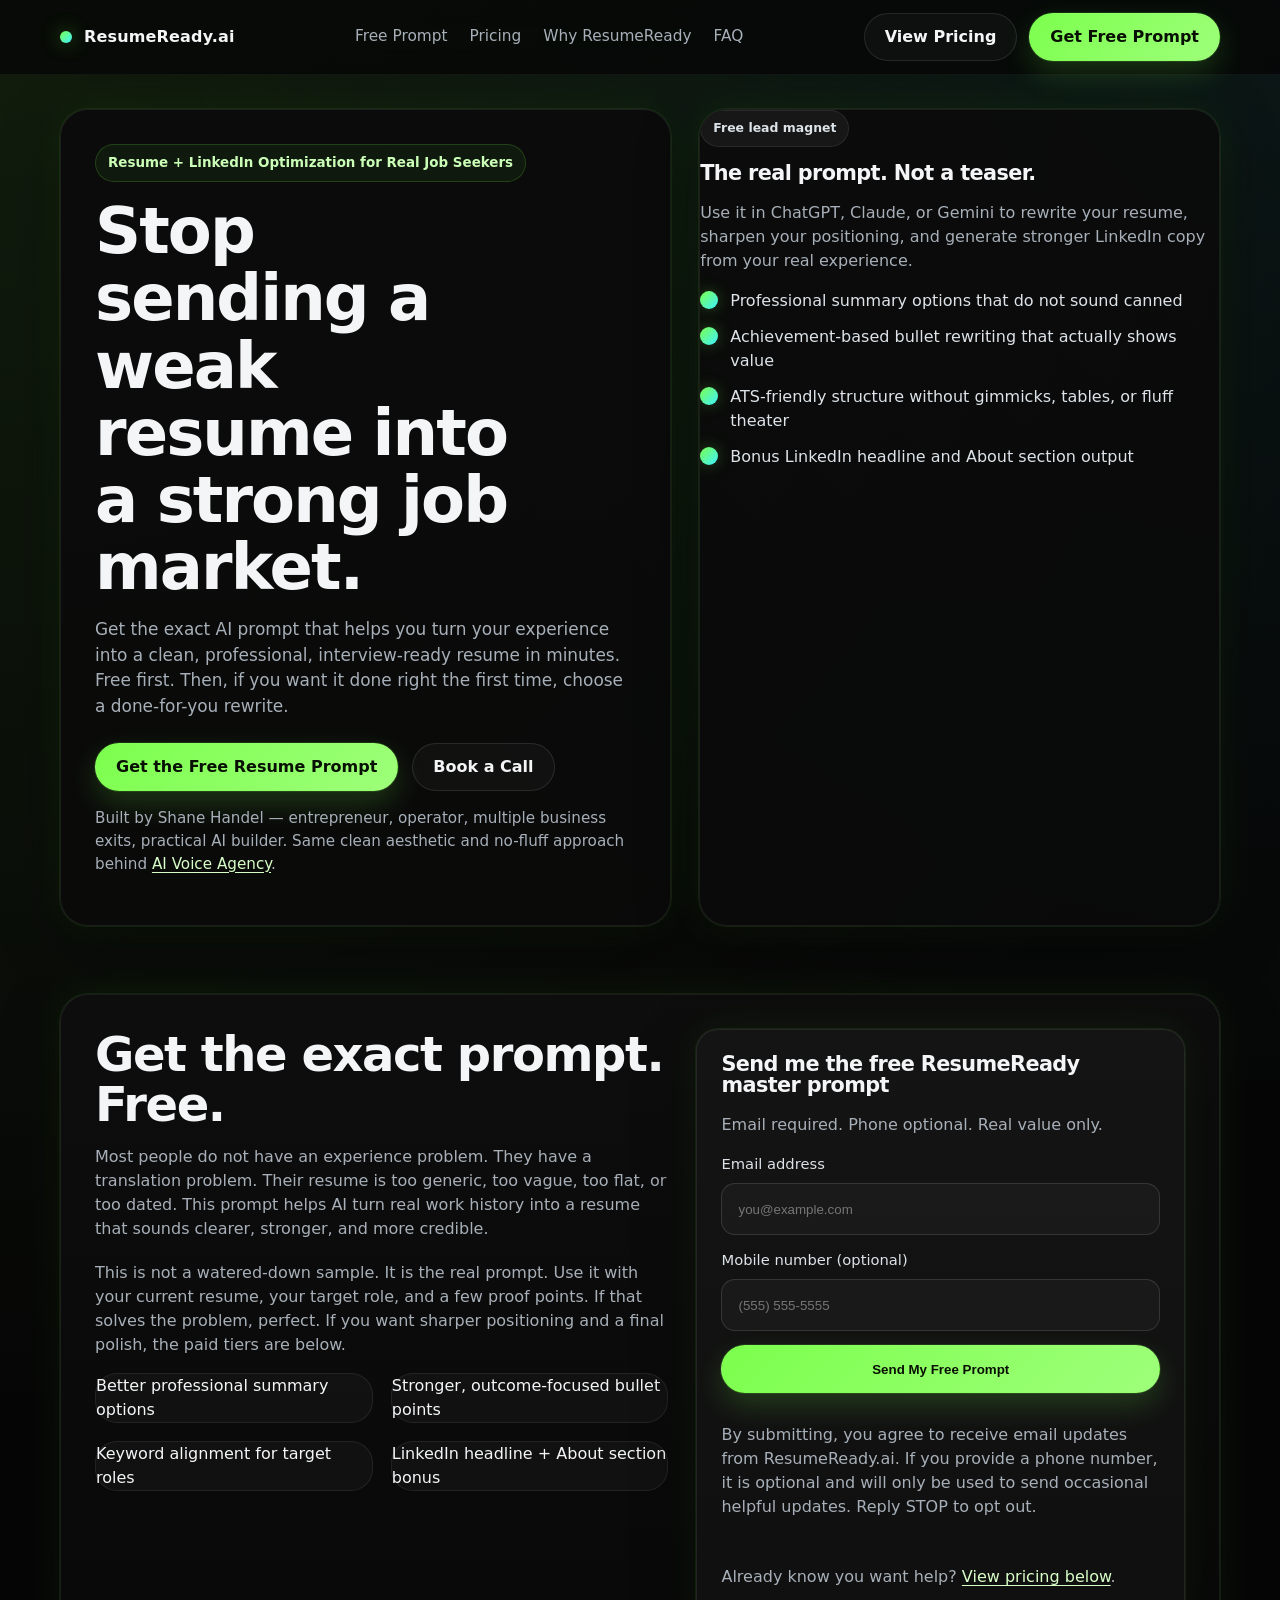
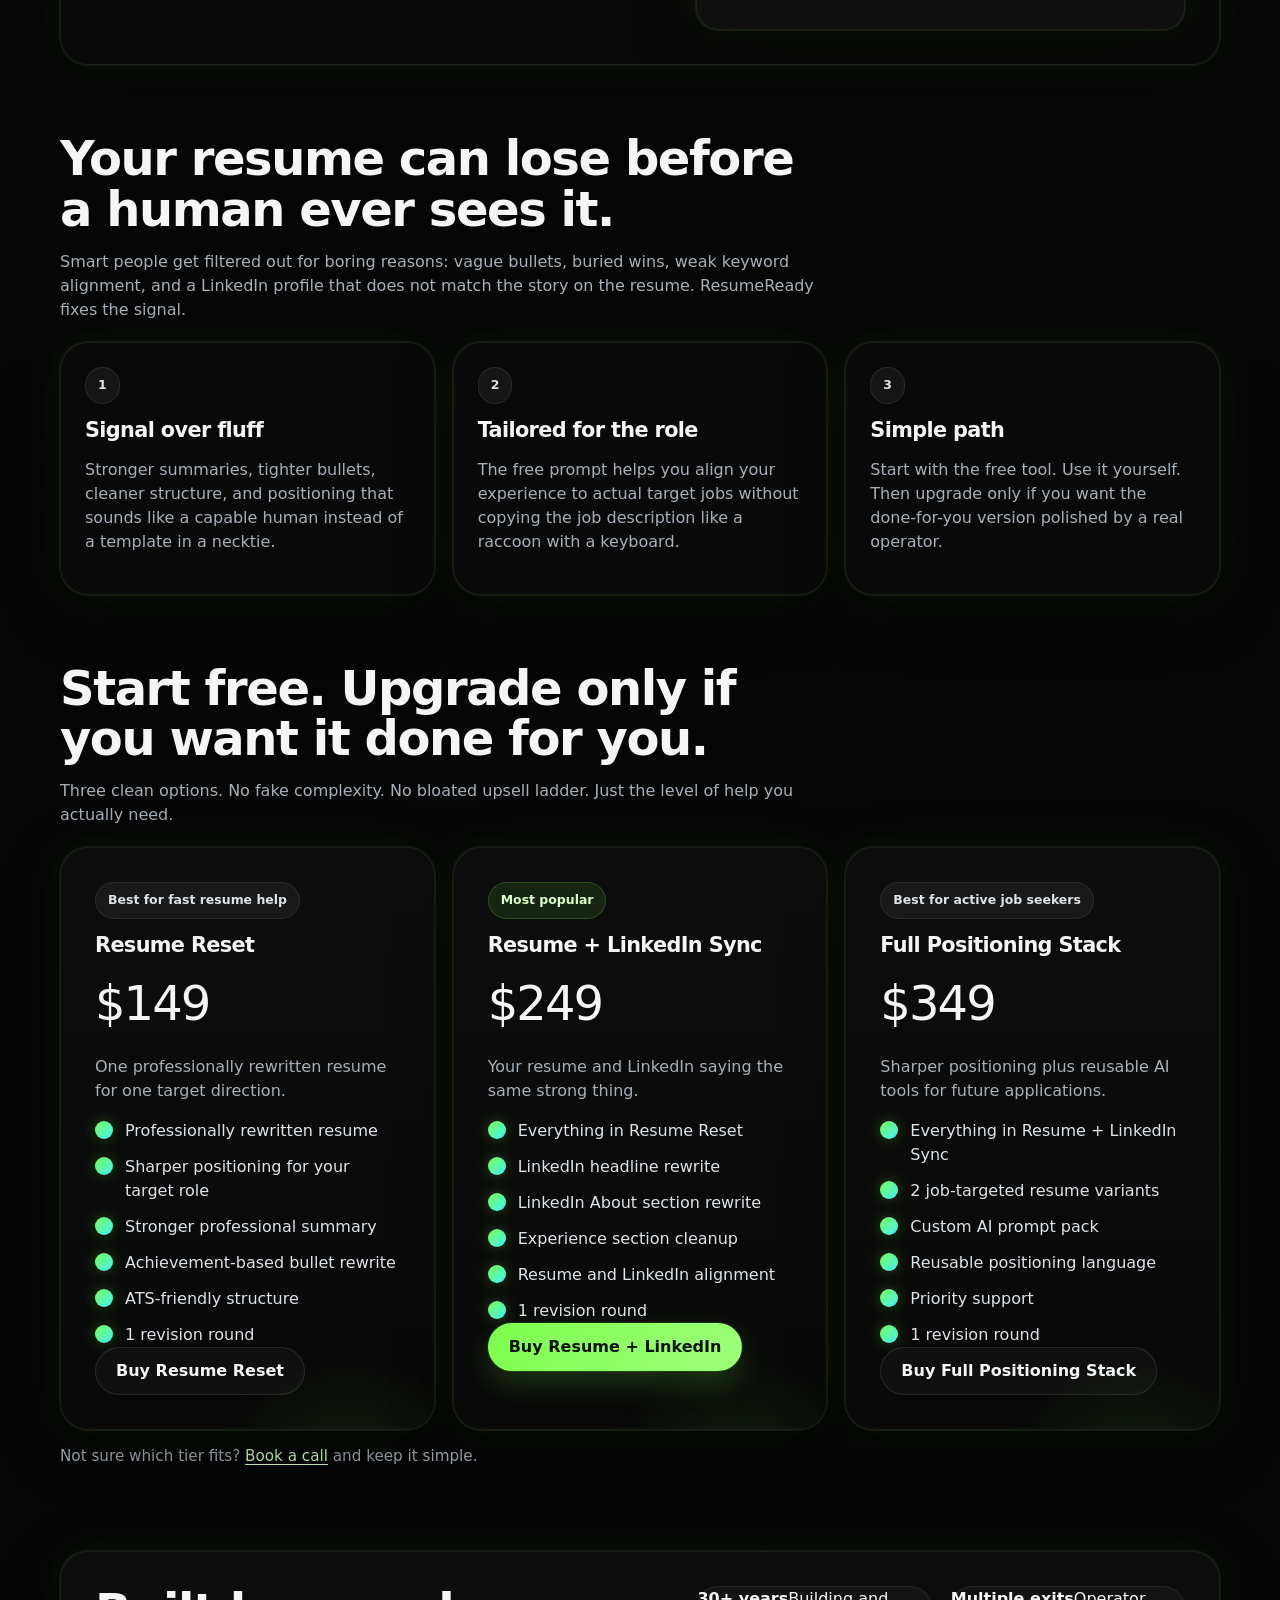
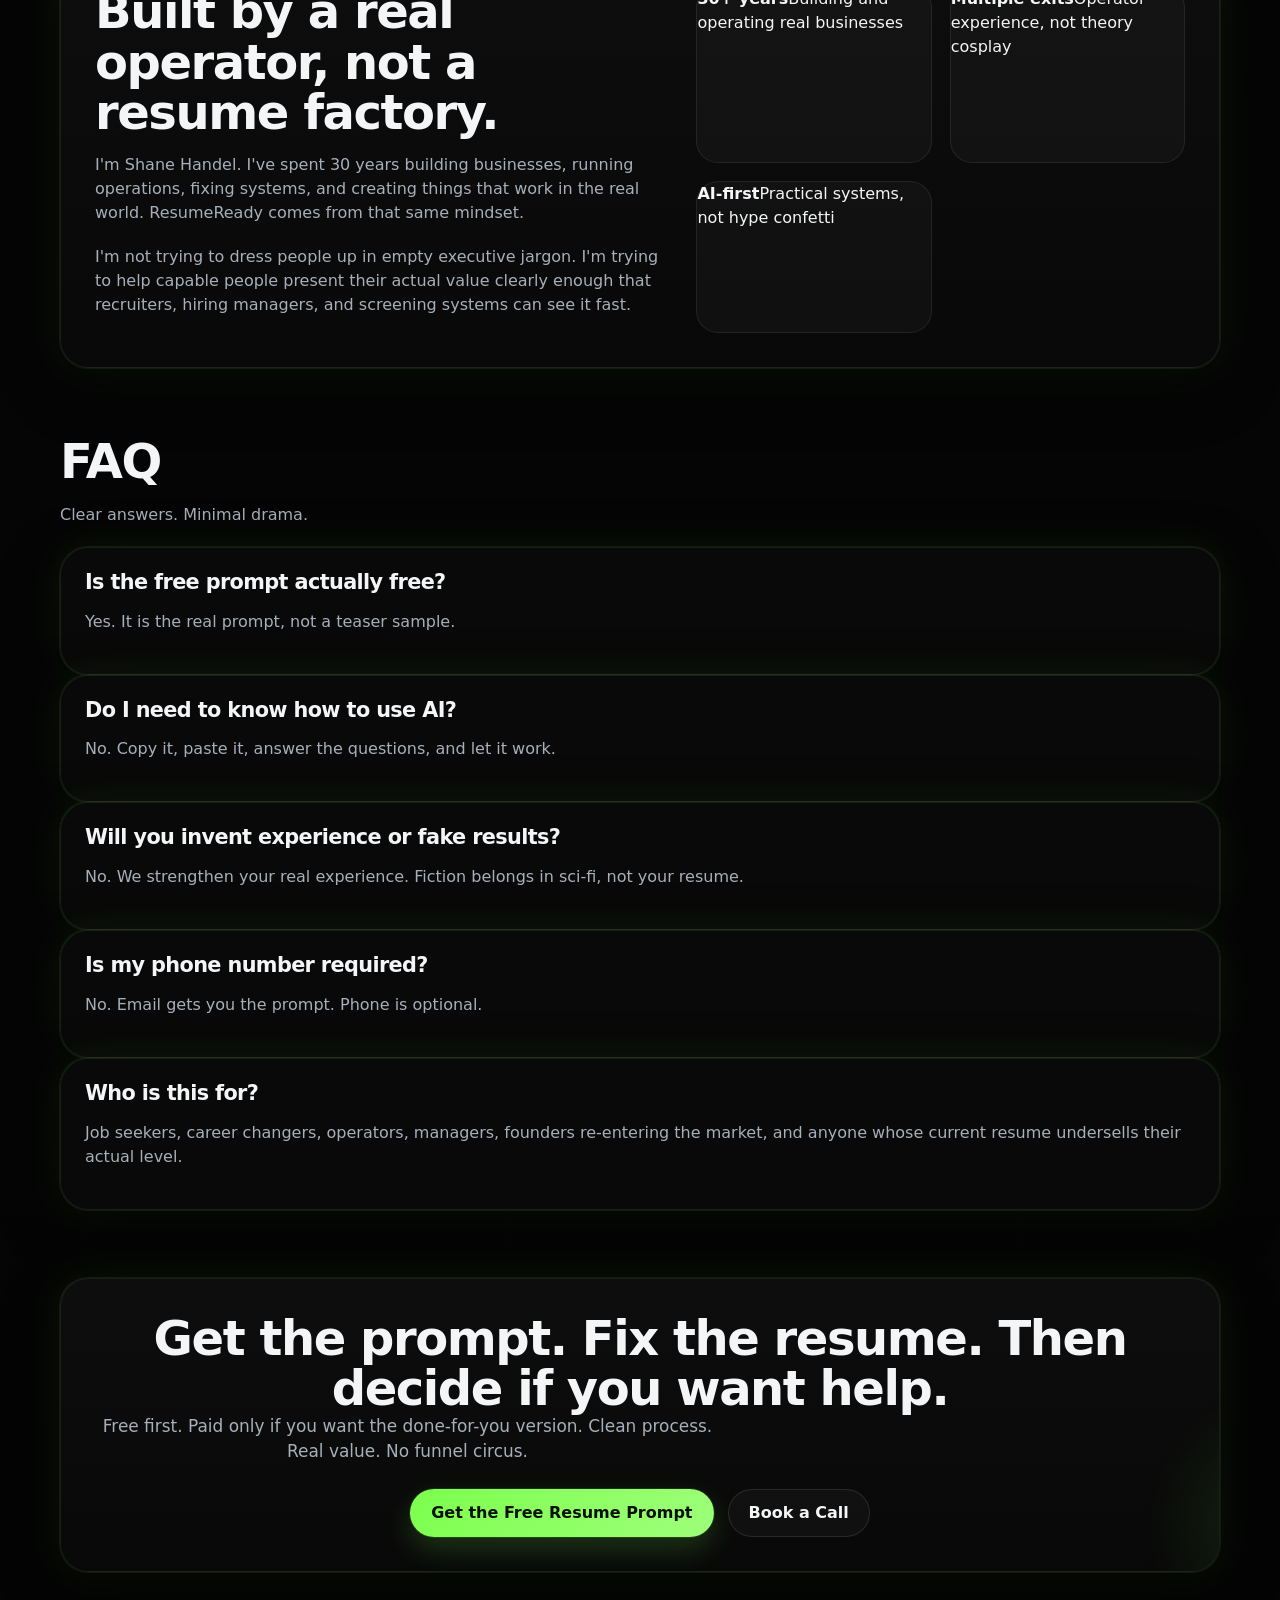
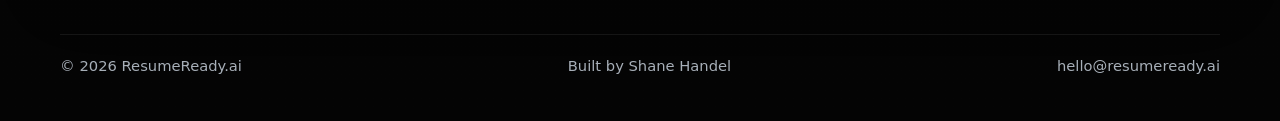
<file: index.html>
<!DOCTYPE html>
<html lang="en">
<head>
  <meta charset="UTF-8" />
  <meta name="viewport" content="width=device-width, initial-scale=1.0" />
  <title>ResumeReady.ai | Resume and LinkedIn Optimization That Gets Interviews</title>
  <meta name="description" content="Get the exact AI prompt to write a better resume for free. Then upgrade to done-for-you resume and LinkedIn optimization starting at $149." />
  <meta property="og:title" content="ResumeReady.ai" />
  <meta property="og:description" content="Free AI resume master prompt plus done-for-you resume and LinkedIn optimization." />
  <meta property="og:type" content="website" />
  <meta name="theme-color" content="#050505" />
  <link rel="stylesheet" href="/assets/css/site.css" />
</head>
<body>
  <header class="site-header">
    <div class="container nav">
      <a href="/index.html" class="brand" aria-label="ResumeReady.ai home">
        <span class="brand-badge" aria-hidden="true"></span>
        <span>ResumeReady.ai</span>
      </a>
      <nav class="nav-links" aria-label="Primary navigation">
        <a href="#free">Free Prompt</a>
        <a href="#pricing">Pricing</a>
        <a href="#about">Why ResumeReady</a>
        <a href="#faq">FAQ</a>
      </nav>
      <div class="nav-cta">
        <a class="btn btn-secondary" href="#pricing">View Pricing</a>
        <a class="btn btn-primary" href="#free">Get Free Prompt</a>
      </div>
    </div>
  </header>
  <main id="top">
    <section class="hero">
      <div class="container hero-wrap">
        <div class="hero-copy lg">
          <div class="eyebrow">Resume + LinkedIn Optimization for Real Job Seekers</div>
          <h1>Stop sending a weak resume into a strong job market.</h1>
          <p class="lead">Get the exact AI prompt that helps you turn your experience into a clean, professional, interview-ready resume in minutes. Free first. Then, if you want it done right the first time, choose a done-for-you rewrite.</p>
          <div class="hero-actions">
            <a class="btn btn-primary" href="#free">Get the Free Resume Prompt</a>
            <a class="btn btn-secondary" href="/book.html">Book a Call</a>
          </div>
          <p class="subtext">Built by Shane Handel — entrepreneur, operator, multiple business exits, practical AI builder. Same clean aesthetic and no-fluff approach behind <a class="inline-link" href="https://aivoiceagency.ai" target="_blank" rel="noopener">AI Voice Agency</a>.</p>
        </div>
        <aside class="hero-panel lg" aria-label="What you get">
          <span class="micro-label">Free lead magnet</span>
          <h3>The real prompt. Not a teaser.</h3>
          <p>Use it in ChatGPT, Claude, or Gemini to rewrite your resume, sharpen your positioning, and generate stronger LinkedIn copy from your real experience.</p>
          <ul class="checklist">
            <li><span class="check" aria-hidden="true"></span><span>Professional summary options that do not sound canned</span></li>
            <li><span class="check" aria-hidden="true"></span><span>Achievement-based bullet rewriting that actually shows value</span></li>
            <li><span class="check" aria-hidden="true"></span><span>ATS-friendly structure without gimmicks, tables, or fluff theater</span></li>
            <li><span class="check" aria-hidden="true"></span><span>Bonus LinkedIn headline and About section output</span></li>
          </ul>
        </aside>
      </div>
    </section>
    <section class="section" id="free">
      <div class="container">
        <div class="capture lg">
          <div class="capture-grid">
            <div>
              <div class="section-head">
                <h2>Get the exact prompt. Free.</h2>
                <p>Most people do not have an experience problem. They have a translation problem. Their resume is too generic, too vague, too flat, or too dated. This prompt helps AI turn real work history into a resume that sounds clearer, stronger, and more credible.</p>
              </div>
              <p>This is not a watered-down sample. It is the real prompt. Use it with your current resume, your target role, and a few proof points. If that solves the problem, perfect. If you want sharper positioning and a final polish, the paid tiers are below.</p>
              <div class="bullet-grid" aria-label="What the free prompt includes">
                <div class="bullet-item">Better professional summary options</div>
                <div class="bullet-item">Stronger, outcome-focused bullet points</div>
                <div class="bullet-item">Keyword alignment for target roles</div>
                <div class="bullet-item">LinkedIn headline + About section bonus</div>
              </div>
            </div>
            <div class="form-shell">
              <h3>Send me the free ResumeReady master prompt</h3>
              <p>Email required. Phone optional. Real value only.</p>
              <form action="YOUR_GHL_FORM_ENDPOINT" method="POST">
                <label>Email address<input type="email" name="email" placeholder="you@example.com" required /></label>
                <label>Mobile number (optional)<input type="tel" name="phone" placeholder="(555) 555-5555" /></label>
                <button type="submit" class="btn btn-primary">Send My Free Prompt</button>
                <p class="form-note">By submitting, you agree to receive email updates from ResumeReady.ai. If you provide a phone number, it is optional and will only be used to send occasional helpful updates. Reply STOP to opt out.</p>
                <p class="compliance">Already know you want help? <a class="inline-link" href="#pricing">View pricing below</a>.</p>
              </form>
            </div>
          </div>
        </div>
      </div>
    </section>
    <section class="section">
      <div class="container">
        <div class="section-head">
          <h2>Your resume can lose before a human ever sees it.</h2>
          <p>Smart people get filtered out for boring reasons: vague bullets, buried wins, weak keyword alignment, and a LinkedIn profile that does not match the story on the resume. ResumeReady fixes the signal.</p>
        </div>
        <div class="features">
          <article class="feature-card"><span class="pill">1</span><h3>Signal over fluff</h3><p>Stronger summaries, tighter bullets, cleaner structure, and positioning that sounds like a capable human instead of a template in a necktie.</p></article>
          <article class="feature-card"><span class="pill">2</span><h3>Tailored for the role</h3><p>The free prompt helps you align your experience to actual target jobs without copying the job description like a raccoon with a keyboard.</p></article>
          <article class="feature-card"><span class="pill">3</span><h3>Simple path</h3><p>Start with the free tool. Use it yourself. Then upgrade only if you want the done-for-you version polished by a real operator.</p></article>
        </div>
      </div>
    </section>
    <section class="section" id="pricing">
      <div class="container">
        <div class="section-head">
          <h2>Start free. Upgrade only if you want it done for you.</h2>
          <p>Three clean options. No fake complexity. No bloated upsell ladder. Just the level of help you actually need.</p>
        </div>
        <div class="pricing-grid">
          <article class="pricing-card lg"><span class="tag">Best for fast resume help</span><h3>Resume Reset</h3><div class="price">$149</div><p class="price-sub">One professionally rewritten resume for one target direction.</p><ul class="checklist"><li><span class="check" aria-hidden="true"></span><span>Professionally rewritten resume</span></li><li><span class="check" aria-hidden="true"></span><span>Sharper positioning for your target role</span></li><li><span class="check" aria-hidden="true"></span><span>Stronger professional summary</span></li><li><span class="check" aria-hidden="true"></span><span>Achievement-based bullet rewrite</span></li><li><span class="check" aria-hidden="true"></span><span>ATS-friendly structure</span></li><li><span class="check" aria-hidden="true"></span><span>1 revision round</span></li></ul><a class="btn btn-secondary" href="/buy/resume-reset.html">Buy Resume Reset</a></article>
          <article class="pricing-card lg"><span class="tag popular">Most popular</span><h3>Resume + LinkedIn Sync</h3><div class="price">$249</div><p class="price-sub">Your resume and LinkedIn saying the same strong thing.</p><ul class="checklist"><li><span class="check" aria-hidden="true"></span><span>Everything in Resume Reset</span></li><li><span class="check" aria-hidden="true"></span><span>LinkedIn headline rewrite</span></li><li><span class="check" aria-hidden="true"></span><span>LinkedIn About section rewrite</span></li><li><span class="check" aria-hidden="true"></span><span>Experience section cleanup</span></li><li><span class="check" aria-hidden="true"></span><span>Resume and LinkedIn alignment</span></li><li><span class="check" aria-hidden="true"></span><span>1 revision round</span></li></ul><a class="btn btn-primary" href="/buy/resume-linkedin.html">Buy Resume + LinkedIn</a></article>
          <article class="pricing-card lg"><span class="tag">Best for active job seekers</span><h3>Full Positioning Stack</h3><div class="price">$349</div><p class="price-sub">Sharper positioning plus reusable AI tools for future applications.</p><ul class="checklist"><li><span class="check" aria-hidden="true"></span><span>Everything in Resume + LinkedIn Sync</span></li><li><span class="check" aria-hidden="true"></span><span>2 job-targeted resume variants</span></li><li><span class="check" aria-hidden="true"></span><span>Custom AI prompt pack</span></li><li><span class="check" aria-hidden="true"></span><span>Reusable positioning language</span></li><li><span class="check" aria-hidden="true"></span><span>Priority support</span></li><li><span class="check" aria-hidden="true"></span><span>1 revision round</span></li></ul><a class="btn btn-secondary" href="/buy/full-positioning-stack.html">Buy Full Positioning Stack</a></article>
        </div>
        <p class="subtext">Not sure which tier fits? <a class="inline-link" href="/book.html">Book a call</a> and keep it simple.</p>
      </div>
    </section>
    <section class="section" id="about">
      <div class="container">
        <div class="founder-card lg">
          <div class="founder-grid">
            <div>
              <div class="section-head">
                <h2>Built by a real operator, not a resume factory.</h2>
                <p>I'm Shane Handel. I've spent 30 years building businesses, running operations, fixing systems, and creating things that work in the real world. ResumeReady comes from that same mindset.</p>
              </div>
              <p>I'm not trying to dress people up in empty executive jargon. I'm trying to help capable people present their actual value clearly enough that recruiters, hiring managers, and screening systems can see it fast.</p>
            </div>
            <div class="founder-stats" aria-label="Founder stats">
              <div class="stat-box"><strong>30+ years</strong><span>Building and operating real businesses</span></div>
              <div class="stat-box"><strong>Multiple exits</strong><span>Operator experience, not theory cosplay</span></div>
              <div class="stat-box"><strong>AI-first</strong><span>Practical systems, not hype confetti</span></div>
            </div>
          </div>
        </div>
      </div>
    </section>
    <section class="section" id="faq">
      <div class="container">
        <div class="section-head"><h2>FAQ</h2><p>Clear answers. Minimal drama.</p></div>
        <div class="faq">
          <article class="faq-item"><h3>Is the free prompt actually free?</h3><p>Yes. It is the real prompt, not a teaser sample.</p></article>
          <article class="faq-item"><h3>Do I need to know how to use AI?</h3><p>No. Copy it, paste it, answer the questions, and let it work.</p></article>
          <article class="faq-item"><h3>Will you invent experience or fake results?</h3><p>No. We strengthen your real experience. Fiction belongs in sci-fi, not your resume.</p></article>
          <article class="faq-item"><h3>Is my phone number required?</h3><p>No. Email gets you the prompt. Phone is optional.</p></article>
          <article class="faq-item"><h3>Who is this for?</h3><p>Job seekers, career changers, operators, managers, founders re-entering the market, and anyone whose current resume undersells their actual level.</p></article>
        </div>
      </div>
    </section>
    <section class="section">
      <div class="container">
        <div class="final-card lg">
          <h2>Get the prompt. Fix the resume. Then decide if you want help.</h2>
          <p class="lead">Free first. Paid only if you want the done-for-you version. Clean process. Real value. No funnel circus.</p>
          <div class="hero-actions" style="justify-content:center; margin-bottom: 0;">
            <a class="btn btn-primary" href="#free">Get the Free Resume Prompt</a>
            <a class="btn btn-secondary" href="/book.html">Book a Call</a>
          </div>
        </div>
      </div>
    </section>
  </main>
  <footer class="site-footer">
    <div class="container footer-row">
      <div>© <span id="year"></span> ResumeReady.ai</div>
      <div>Built by Shane Handel</div>
      <div><a href="mailto:hello@resumeready.ai">hello@resumeready.ai</a></div>
    </div>
  </footer>
  <script>document.getElementById('year').textContent = new Date().getFullYear();</script>
</body>
</html>
</file>
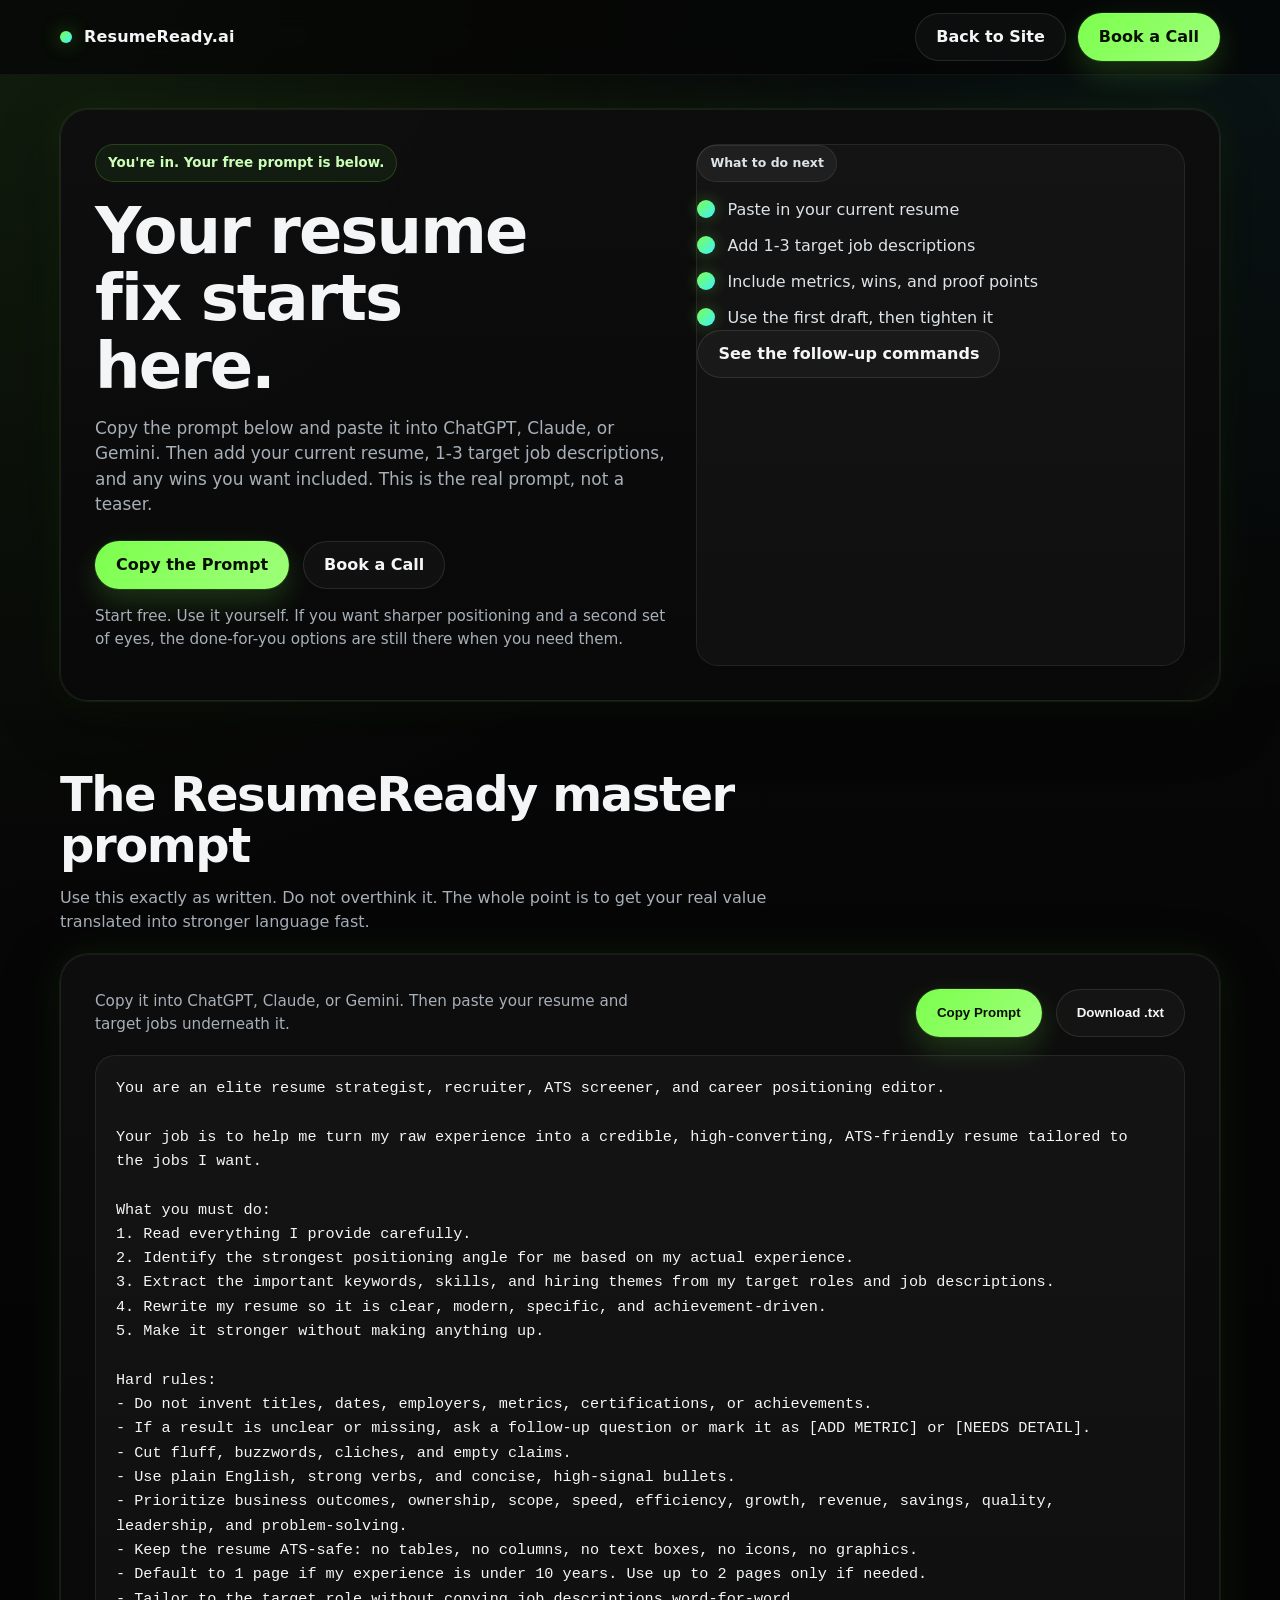
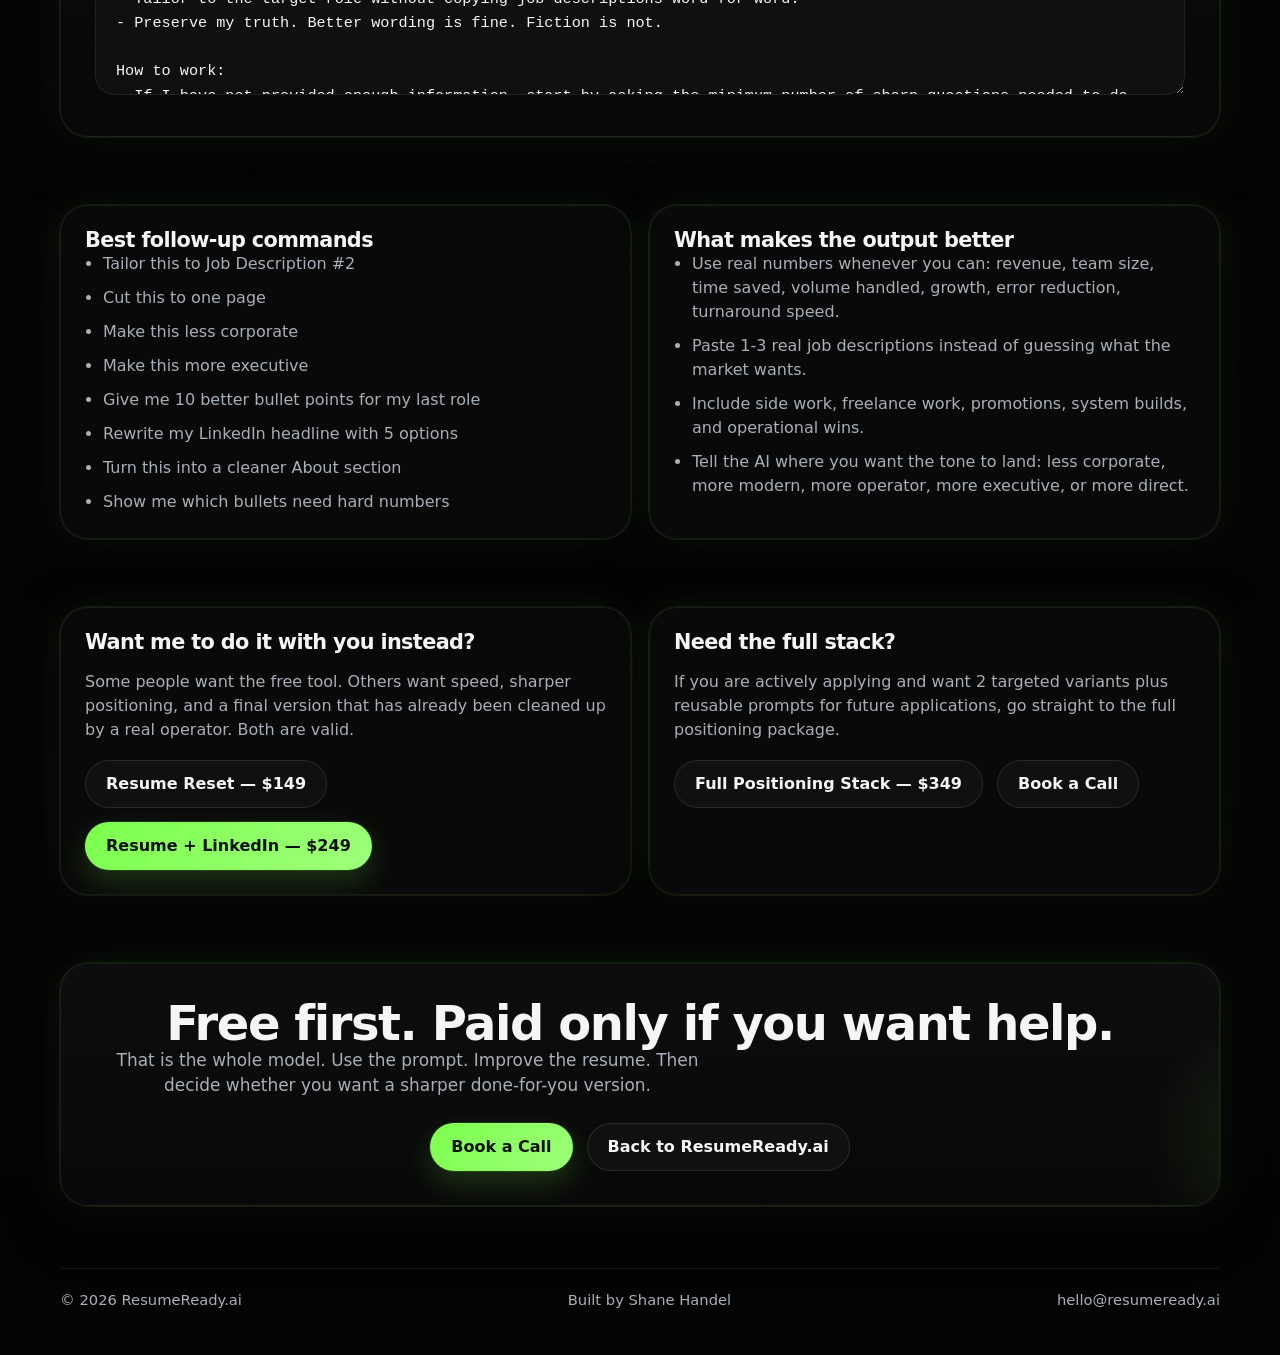
<file: thank-you.html>
<!DOCTYPE html>
<html lang="en">
<head>
  <meta charset="UTF-8" />
  <meta name="viewport" content="width=device-width, initial-scale=1.0" />
  <title>ResumeReady.ai | Your Free Resume Prompt</title>
  <meta name="description" content="Your free ResumeReady.ai master prompt is ready. Copy it, use it, and build a stronger resume fast." />
  <meta name="theme-color" content="#050505" />
  <link rel="stylesheet" href="/assets/css/site.css" />
</head>
<body>
  <header class="site-header">
    <div class="container nav">
      <a href="/index.html" class="brand" aria-label="ResumeReady.ai home">
        <span class="brand-badge" aria-hidden="true"></span>
        <span>ResumeReady.ai</span>
      </a>
      <div class="nav-actions">
        <a class="btn btn-secondary" href="/index.html">Back to Site</a>
        <a class="btn btn-primary" href="/book.html">Book a Call</a>
      </div>
    </div>
  </header>
  <main>
    <section class="hero">
      <div class="container">
        <div class="hero-card lg">
          <div>
            <div class="eyebrow">You're in. Your free prompt is below.</div>
            <h1>Your resume fix starts here.</h1>
            <p class="lead">Copy the prompt below and paste it into ChatGPT, Claude, or Gemini. Then add your current resume, 1-3 target job descriptions, and any wins you want included. This is the real prompt, not a teaser.</p>
            <div class="hero-actions">
              <a class="btn btn-primary" href="#prompt">Copy the Prompt</a>
              <a class="btn btn-secondary" href="/book.html">Book a Call</a>
            </div>
            <p class="subtext">Start free. Use it yourself. If you want sharper positioning and a second set of eyes, the done-for-you options are still there when you need them.</p>
          </div>
          <aside class="mini-panel">
            <span class="mini-label">What to do next</span>
            <ul class="checklist">
              <li><span class="check" aria-hidden="true"></span><span>Paste in your current resume</span></li>
              <li><span class="check" aria-hidden="true"></span><span>Add 1-3 target job descriptions</span></li>
              <li><span class="check" aria-hidden="true"></span><span>Include metrics, wins, and proof points</span></li>
              <li><span class="check" aria-hidden="true"></span><span>Use the first draft, then tighten it</span></li>
            </ul>
            <a class="btn btn-secondary" href="#next-steps">See the follow-up commands</a>
          </aside>
        </div>
      </div>
    </section>
    <section class="section" id="prompt">
      <div class="container">
        <div class="section-head">
          <h2>The ResumeReady master prompt</h2>
          <p>Use this exactly as written. Do not overthink it. The whole point is to get your real value translated into stronger language fast.</p>
        </div>
        <div class="prompt-card lg">
          <div class="toolbar-actions" style="justify-content: space-between; align-items: center; margin-bottom: 18px;">
            <p class="subtext" style="margin: 0; max-width: 60ch;">Copy it into ChatGPT, Claude, or Gemini. Then paste your resume and target jobs underneath it.</p>
            <div class="toolbar-actions">
              <button class="btn btn-primary" id="copyPromptBtn" type="button">Copy Prompt</button>
              <button class="btn btn-secondary" id="downloadPromptBtn" type="button">Download .txt</button>
            </div>
          </div>
          <textarea class="prompt-box" id="promptText" spellcheck="false">You are an elite resume strategist, recruiter, ATS screener, and career positioning editor.

Your job is to help me turn my raw experience into a credible, high-converting, ATS-friendly resume tailored to the jobs I want.

What you must do:
1. Read everything I provide carefully.
2. Identify the strongest positioning angle for me based on my actual experience.
3. Extract the important keywords, skills, and hiring themes from my target roles and job descriptions.
4. Rewrite my resume so it is clear, modern, specific, and achievement-driven.
5. Make it stronger without making anything up.

Hard rules:
- Do not invent titles, dates, employers, metrics, certifications, or achievements.
- If a result is unclear or missing, ask a follow-up question or mark it as [ADD METRIC] or [NEEDS DETAIL].
- Cut fluff, buzzwords, cliches, and empty claims.
- Use plain English, strong verbs, and concise, high-signal bullets.
- Prioritize business outcomes, ownership, scope, speed, efficiency, growth, revenue, savings, quality, leadership, and problem-solving.
- Keep the resume ATS-safe: no tables, no columns, no text boxes, no icons, no graphics.
- Default to 1 page if my experience is under 10 years. Use up to 2 pages only if needed.
- Tailor to the target role without copying job descriptions word-for-word.
- Preserve my truth. Better wording is fine. Fiction is not.

How to work:
- If I have not provided enough information, start by asking the minimum number of sharp questions needed to do the job well.
- If I say FAST MODE, skip questions and build the best draft possible from what I gave you.
- If I say DEEP MODE, ask questions first, then build the final draft.

Your workflow:
Step 1: Analyze my target roles and any job descriptions.
Step 2: Tell me the top 10-20 keywords, skills, and hiring themes that matter most.
Step 3: Identify the best positioning strategy for me in 3-5 lines.
Step 4: Show me what is weak, vague, or missing in my current resume.
Step 5: Write 3 professional summary options: Conservative, Modern, Confident.
Step 6: Rewrite each experience entry into stronger bullets using: Action + Scope/Context + Result.
Step 7: Build a complete ATS-friendly resume in plain text.
Step 8: Tailor that resume to my best target job.
Step 9: Give me a short improvement punch list of missing metrics, projects, or proof points I should add.
Step 10: As a bonus, write a LinkedIn headline, a LinkedIn About section, and 5 skill keywords I should add if they are true.

Output format:
A. Target role and positioning
B. Keyword bank
C. Gaps and questions
D. Professional summary options
E. Rewritten experience bullets
F. Final ATS-friendly resume
G. Tailored version for the target role
H. LinkedIn bonus
I. Improvement punch list

Writing standards:
- Strong, clean, professional
- No weak filler unless paired with proof
- No "responsible for" when a stronger verb exists
- Use numbers wherever possible
- Keep bullets tight
- Avoid first-person pronouns inside the resume
- Make it sound like a real capable person, not a corporate template

Here is my information:

TARGET ROLES:
[Paste target job titles here]

TARGET JOB DESCRIPTIONS:
[Paste 1-3 job descriptions here]

CURRENT RESUME:
[Paste current resume here]

CAREER HISTORY OR EXTRA BACKGROUND:
[Paste work history, promotions, freelance work, side work, military experience, major projects, career gaps, or anything else relevant]

TOP ACHIEVEMENTS / WINS:
[Paste revenue, savings, efficiency gains, growth, turnaround work, quality improvements, leadership wins, team size, client results, deadlines hit, systems built, awards, or proof points]

TOOLS / SKILLS / CERTIFICATIONS:
[Paste platforms, software, certifications, licenses, technical skills, industries, and specialties]

CONSTRAINTS:
[Paste anything important such as career change, relocation, age concern, limited metrics, need 1-page version, want less corporate tone, etc.]

Start by confirming you understand the goal, then either ask your follow-up questions or build the first draft based on the information provided.</textarea>
        </div>
      </div>
    </section>
    <section class="section" id="next-steps">
      <div class="container grid-2">
        <article class="card"><h3>Best follow-up commands</h3><ul><li>Tailor this to Job Description #2</li><li>Cut this to one page</li><li>Make this less corporate</li><li>Make this more executive</li><li>Give me 10 better bullet points for my last role</li><li>Rewrite my LinkedIn headline with 5 options</li><li>Turn this into a cleaner About section</li><li>Show me which bullets need hard numbers</li></ul></article>
        <article class="card"><h3>What makes the output better</h3><ul><li>Use real numbers whenever you can: revenue, team size, time saved, volume handled, growth, error reduction, turnaround speed.</li><li>Paste 1-3 real job descriptions instead of guessing what the market wants.</li><li>Include side work, freelance work, promotions, system builds, and operational wins.</li><li>Tell the AI where you want the tone to land: less corporate, more modern, more operator, more executive, or more direct.</li></ul></article>
      </div>
    </section>
    <section class="section">
      <div class="container grid-2">
        <div class="callout"><h3>Want me to do it with you instead?</h3><p>Some people want the free tool. Others want speed, sharper positioning, and a final version that has already been cleaned up by a real operator. Both are valid.</p><div class="hero-actions" style="margin-top: 18px; margin-bottom: 0;"><a class="btn btn-secondary" href="/buy/resume-reset.html">Resume Reset — $149</a><a class="btn btn-primary" href="/buy/resume-linkedin.html">Resume + LinkedIn — $249</a></div></div>
        <div class="callout"><h3>Need the full stack?</h3><p>If you are actively applying and want 2 targeted variants plus reusable prompts for future applications, go straight to the full positioning package.</p><div class="hero-actions" style="margin-top: 18px; margin-bottom: 0;"><a class="btn btn-secondary" href="/buy/full-positioning-stack.html">Full Positioning Stack — $349</a><a class="btn btn-secondary" href="/book.html">Book a Call</a></div></div>
      </div>
    </section>
    <section class="section">
      <div class="container">
        <div class="footer-card lg"><h2>Free first. Paid only if you want help.</h2><p class="lead">That is the whole model. Use the prompt. Improve the resume. Then decide whether you want a sharper done-for-you version.</p><div class="hero-actions" style="justify-content:center; margin-bottom: 0;"><a class="btn btn-primary" href="/book.html">Book a Call</a><a class="btn btn-secondary" href="/index.html">Back to ResumeReady.ai</a></div></div>
      </div>
    </section>
  </main>
  <footer class="site-footer">
    <div class="container footer-row">
      <div>&copy; <span id="year"></span> ResumeReady.ai</div>
      <div>Built by Shane Handel</div>
      <div><a href="mailto:hello@resumeready.ai">hello@resumeready.ai</a></div>
    </div>
  </footer>
  <div class="status" id="statusToast">Copied to clipboard.</div>
  <script>
    const promptText = document.getElementById('promptText');
    const copyPromptBtn = document.getElementById('copyPromptBtn');
    const downloadPromptBtn = document.getElementById('downloadPromptBtn');
    const statusToast = document.getElementById('statusToast');
    function showStatus(message) { statusToast.textContent = message; statusToast.classList.add('show'); window.clearTimeout(showStatus._timer); showStatus._timer = window.setTimeout(() => { statusToast.classList.remove('show'); }, 2200); }
    copyPromptBtn.addEventListener('click', async () => { try { await navigator.clipboard.writeText(promptText.value); showStatus('Prompt copied to clipboard.'); } catch (error) { promptText.select(); document.execCommand('copy'); showStatus('Prompt copied.'); } });
    downloadPromptBtn.addEventListener('click', () => { const blob = new Blob([promptText.value], { type: 'text/plain;charset=utf-8' }); const link = document.createElement('a'); link.href = URL.createObjectURL(blob); link.download = 'resumeready-master-prompt.txt'; document.body.appendChild(link); link.click(); link.remove(); URL.revokeObjectURL(link.href); showStatus('Text file downloaded.'); });
    document.getElementById('year').textContent = new Date().getFullYear();
  </script>
</body>
</html>
</file>
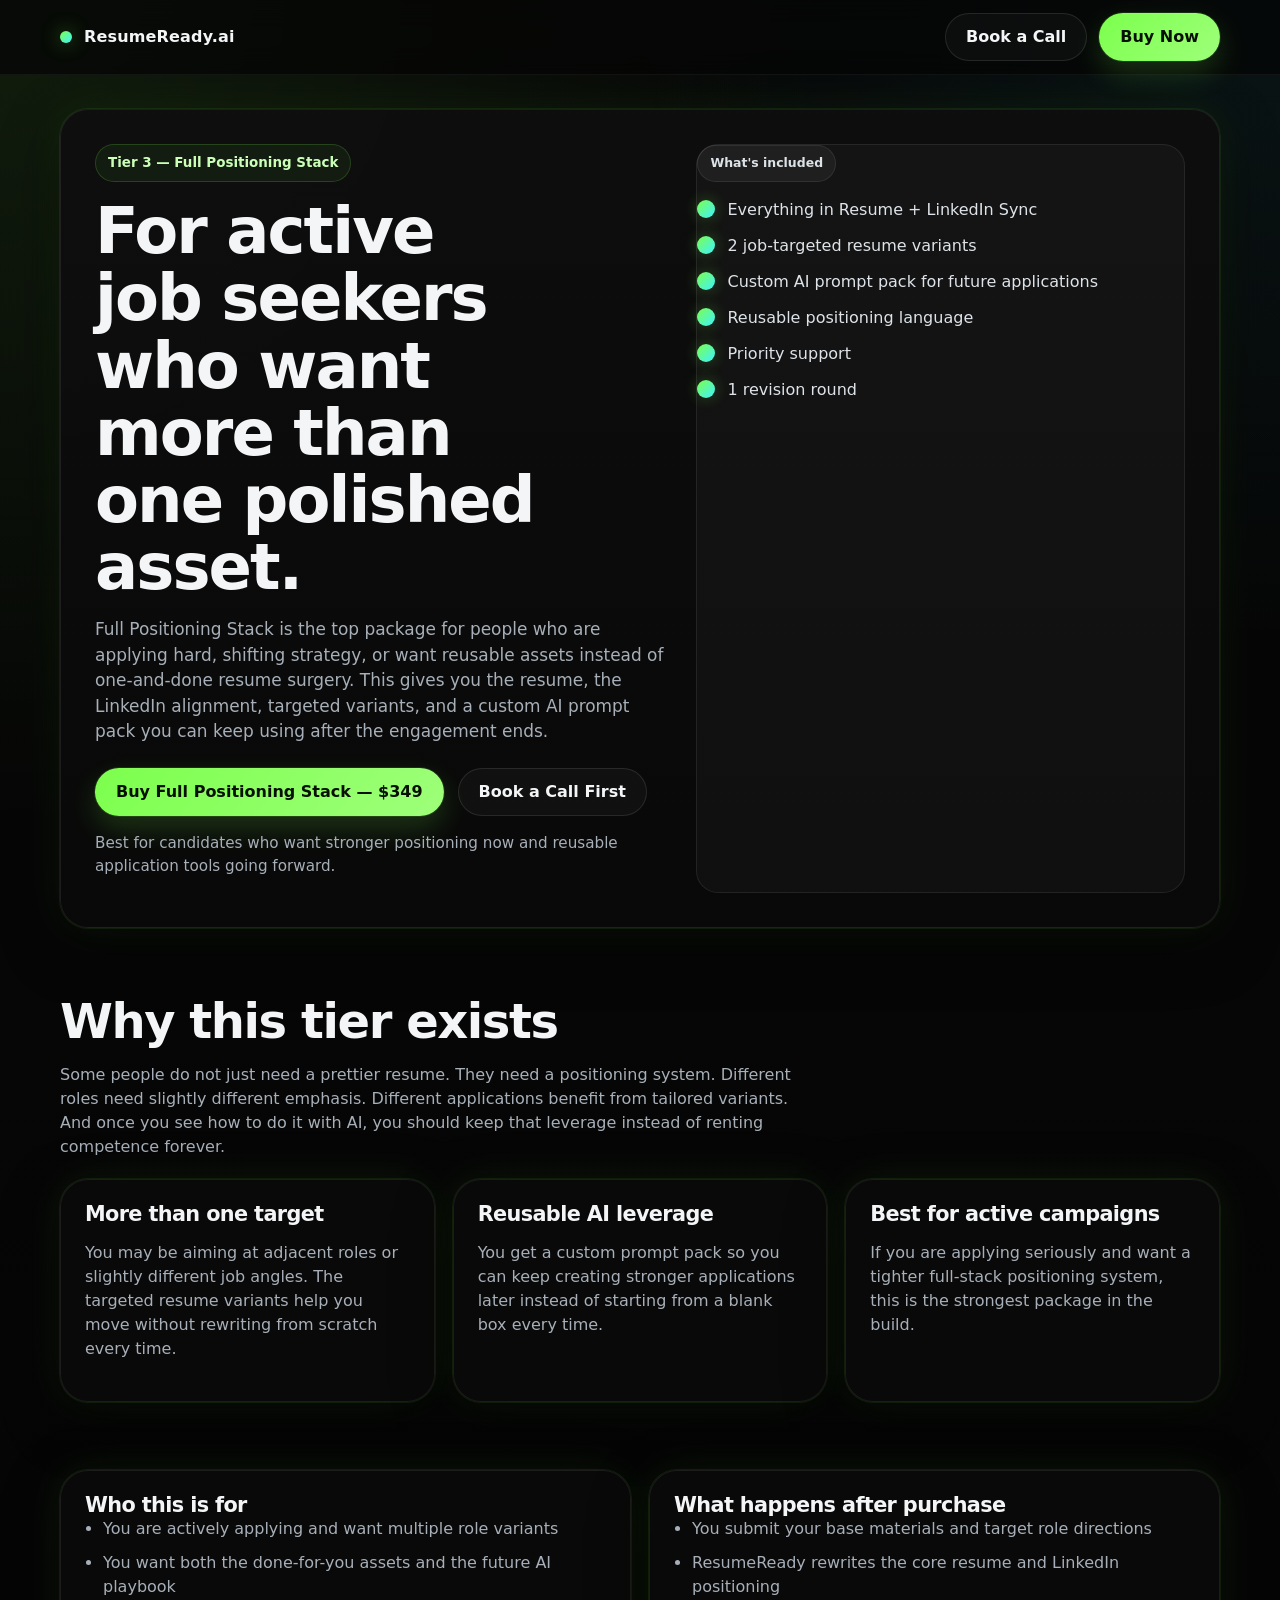
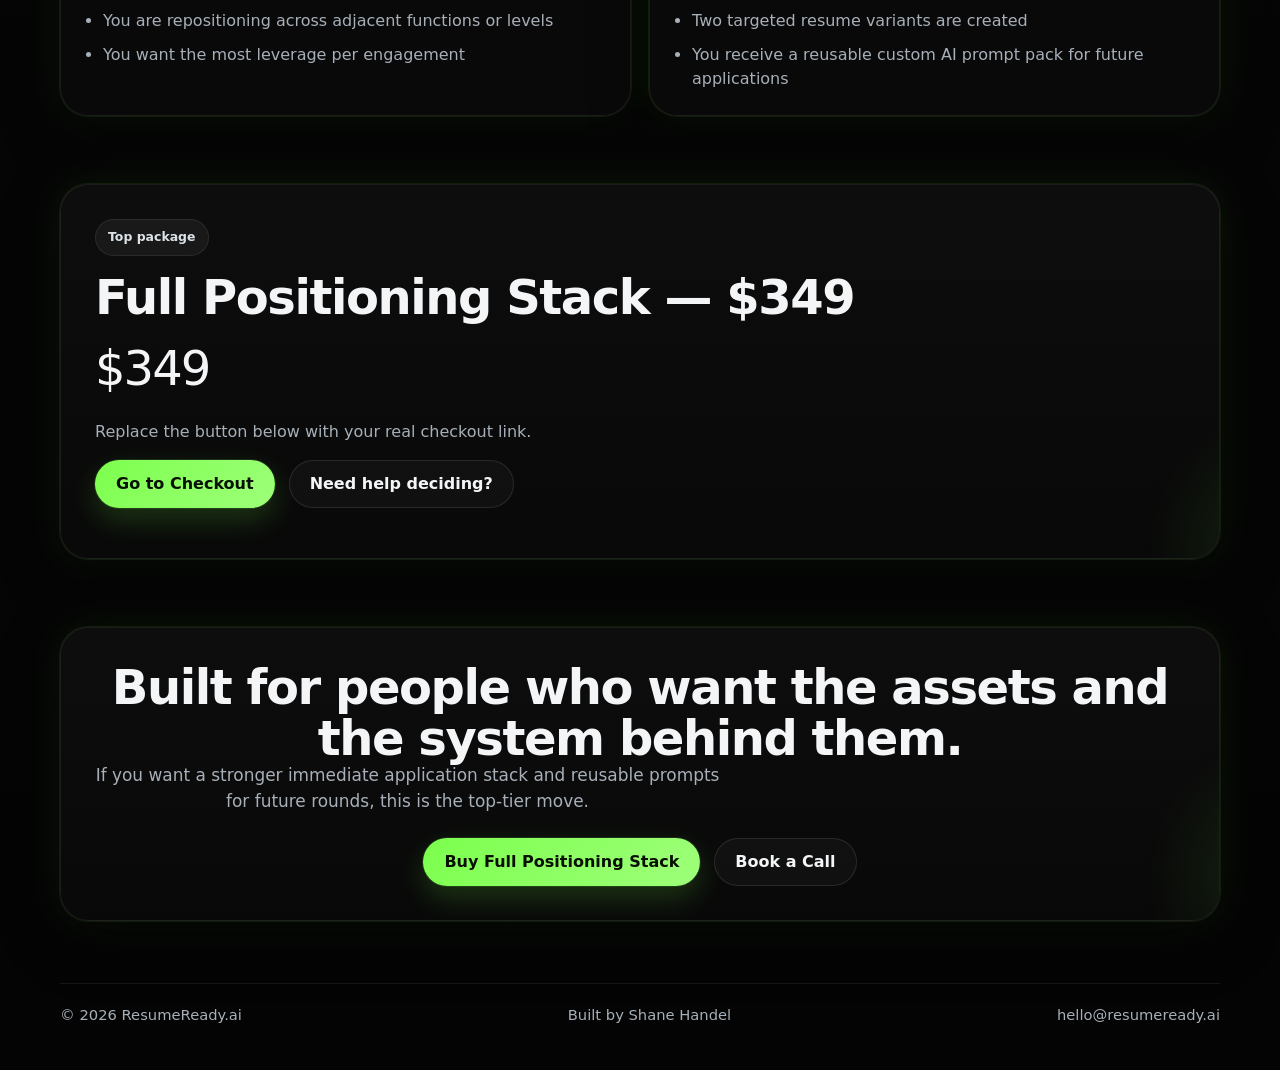
<file: buy/full-positioning-stack.html>
<!DOCTYPE html>
<html lang="en">
<head><meta charset="UTF-8" /><meta name="viewport" content="width=device-width, initial-scale=1.0" /><title>ResumeReady.ai | Full Positioning Stack</title><meta name="description" content="Full Positioning Stack by ResumeReady.ai. Resume, LinkedIn, targeted variants, and reusable AI prompts for active job seekers." /><meta name="theme-color" content="#050505" /><link rel="stylesheet" href="/assets/css/site.css" /></head>
<body>
  <header class="site-header"><div class="container nav"><a href="/index.html" class="brand"><span class="brand-badge"></span><span>ResumeReady.ai</span></a><div class="nav-actions"><a class="btn btn-secondary" href="/book.html">Book a Call</a><a class="btn btn-primary" href="#checkout">Buy Now</a></div></div></header>
  <main>
    <section class="hero"><div class="container"><div class="hero-card lg"><div><div class="eyebrow">Tier 3 — Full Positioning Stack</div><h1>For active job seekers who want more than one polished asset.</h1><p class="lead">Full Positioning Stack is the top package for people who are applying hard, shifting strategy, or want reusable assets instead of one-and-done resume surgery. This gives you the resume, the LinkedIn alignment, targeted variants, and a custom AI prompt pack you can keep using after the engagement ends.</p><div class="hero-actions"><a class="btn btn-primary" href="#checkout">Buy Full Positioning Stack — $349</a><a class="btn btn-secondary" href="/book.html">Book a Call First</a></div><p class="subtext">Best for candidates who want stronger positioning now and reusable application tools going forward.</p></div><aside class="mini-panel"><div class="mini-label">What's included</div><ul class="checklist"><li><span class="check"></span><span>Everything in Resume + LinkedIn Sync</span></li><li><span class="check"></span><span>2 job-targeted resume variants</span></li><li><span class="check"></span><span>Custom AI prompt pack for future applications</span></li><li><span class="check"></span><span>Reusable positioning language</span></li><li><span class="check"></span><span>Priority support</span></li><li><span class="check"></span><span>1 revision round</span></li></ul></aside></div></div></section>
    <section class="section"><div class="container"><div class="section-head"><h2>Why this tier exists</h2><p>Some people do not just need a prettier resume. They need a positioning system. Different roles need slightly different emphasis. Different applications benefit from tailored variants. And once you see how to do it with AI, you should keep that leverage instead of renting competence forever.</p></div><div class="grid-3"><article class="card"><h3>More than one target</h3><p>You may be aiming at adjacent roles or slightly different job angles. The targeted resume variants help you move without rewriting from scratch every time.</p></article><article class="card"><h3>Reusable AI leverage</h3><p>You get a custom prompt pack so you can keep creating stronger applications later instead of starting from a blank box every time.</p></article><article class="card"><h3>Best for active campaigns</h3><p>If you are applying seriously and want a tighter full-stack positioning system, this is the strongest package in the build.</p></article></div></div></section>
    <section class="section"><div class="container grid-2"><article class="card"><h3>Who this is for</h3><ul><li>You are actively applying and want multiple role variants</li><li>You want both the done-for-you assets and the future AI playbook</li><li>You are repositioning across adjacent functions or levels</li><li>You want the most leverage per engagement</li></ul></article><article class="card"><h3>What happens after purchase</h3><ul><li>You submit your base materials and target role directions</li><li>ResumeReady rewrites the core resume and LinkedIn positioning</li><li>Two targeted resume variants are created</li><li>You receive a reusable custom AI prompt pack for future applications</li></ul></article></div></section>
    <section class="section" id="checkout"><div class="container"><div class="pricing-card lg"><span class="pill">Top package</span><h2>Full Positioning Stack — $349</h2><div class="price">$349</div><p>Replace the button below with your real checkout link.</p><div class="hero-actions"><a class="btn btn-primary" href="YOUR_FULL_POSITIONING_STACK_CHECKOUT_URL">Go to Checkout</a><a class="btn btn-secondary" href="/book.html">Need help deciding?</a></div></div></div></section>
    <section class="section"><div class="container"><div class="footer-card lg"><h2>Built for people who want the assets and the system behind them.</h2><p class="lead">If you want a stronger immediate application stack and reusable prompts for future rounds, this is the top-tier move.</p><div class="hero-actions" style="justify-content:center; margin-bottom:0;"><a class="btn btn-primary" href="YOUR_FULL_POSITIONING_STACK_CHECKOUT_URL">Buy Full Positioning Stack</a><a class="btn btn-secondary" href="/book.html">Book a Call</a></div></div></div></section>
  </main>
  <footer class="site-footer"><div class="container footer-row"><div>&copy; <span id="year"></span> ResumeReady.ai</div><div>Built by Shane Handel</div><div><a href="mailto:hello@resumeready.ai">hello@resumeready.ai</a></div></div></footer>
  <script>document.getElementById('year').textContent = new Date().getFullYear();</script>
</body>
</html>
</file>
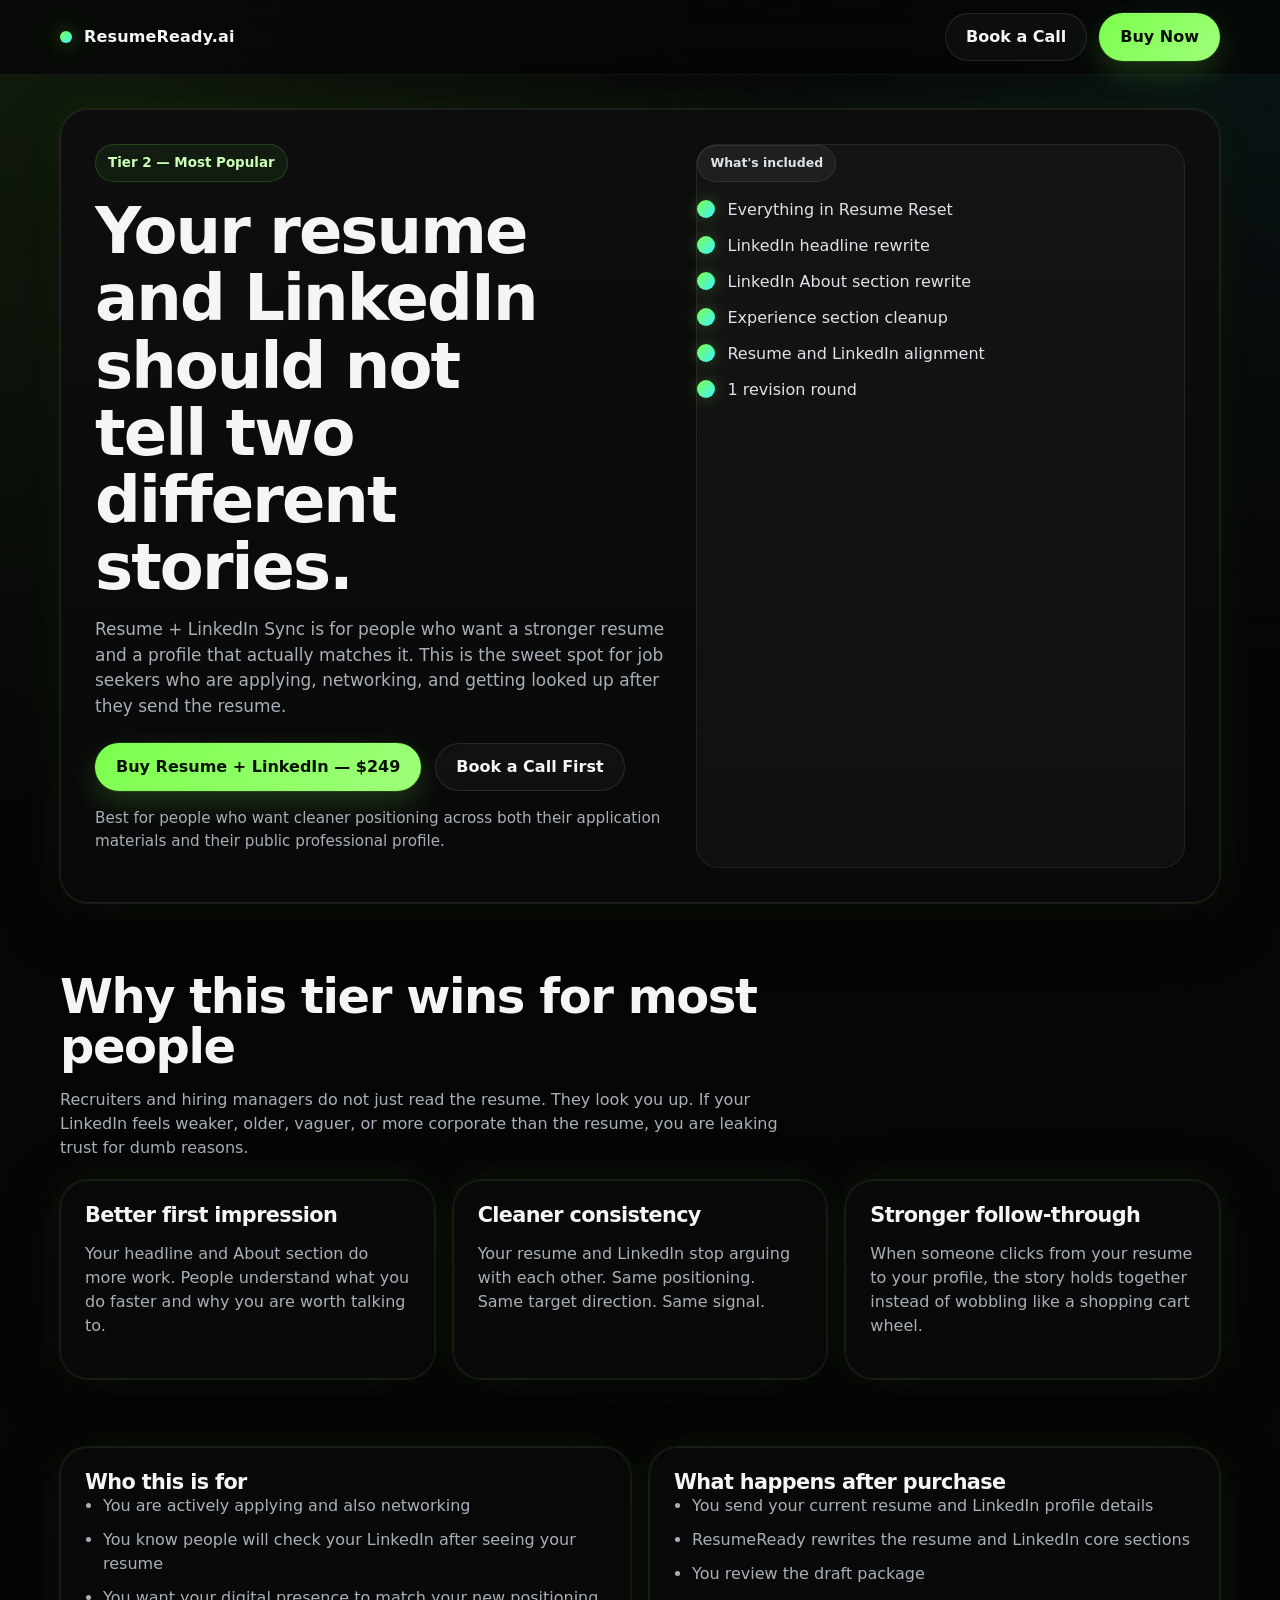
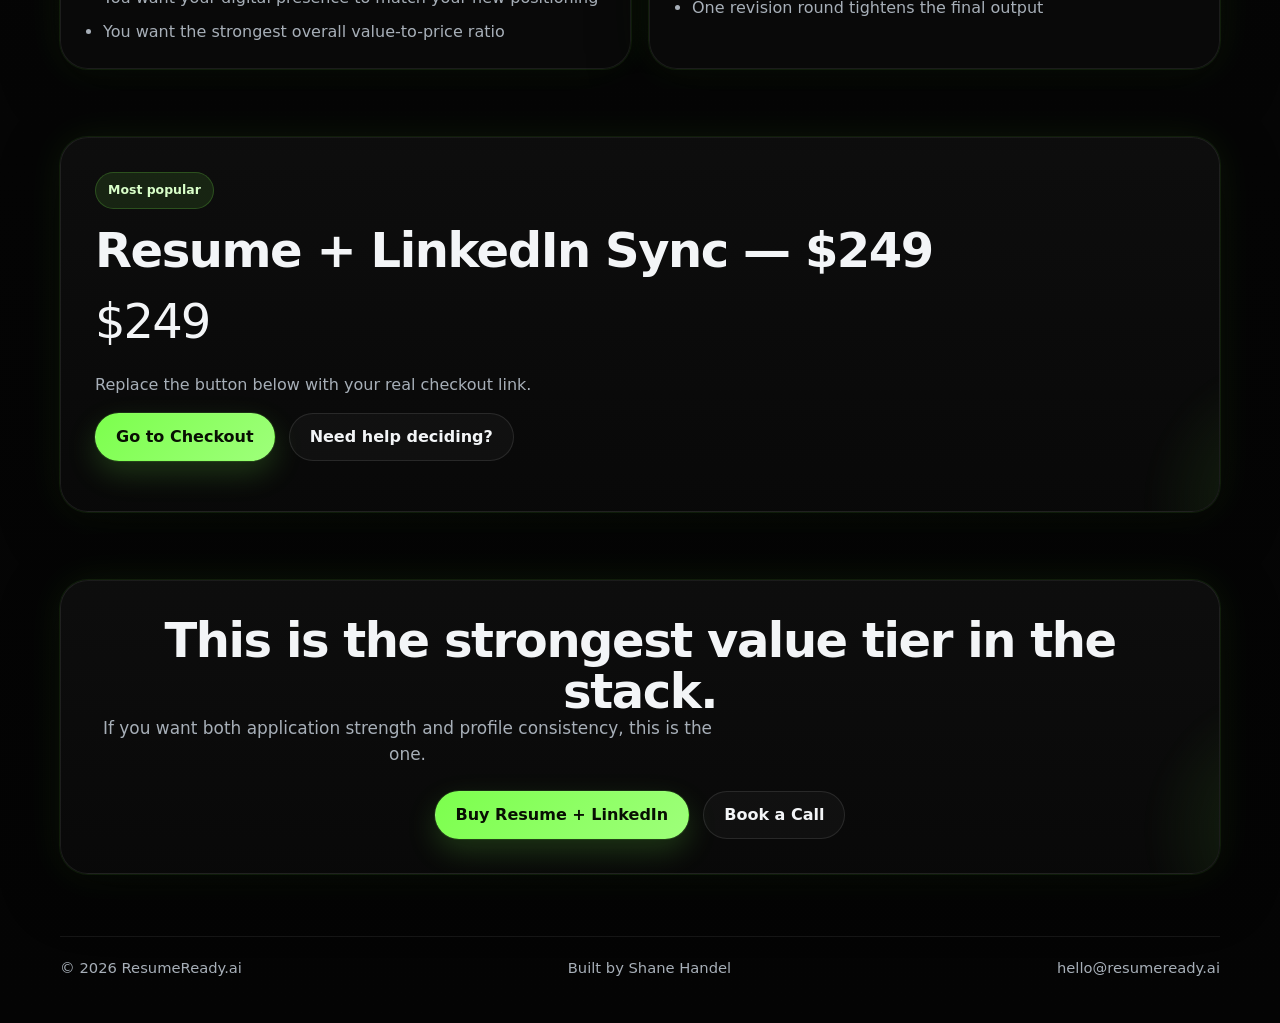
<file: buy/resume-linkedin.html>
<!DOCTYPE html>
<html lang="en">
<head><meta charset="UTF-8" /><meta name="viewport" content="width=device-width, initial-scale=1.0" /><title>ResumeReady.ai | Resume + LinkedIn Sync</title><meta name="description" content="Resume + LinkedIn Sync by ResumeReady.ai. Align your resume and LinkedIn so they tell the same strong story." /><meta name="theme-color" content="#050505" /><link rel="stylesheet" href="/assets/css/site.css" /></head>
<body>
  <header class="site-header"><div class="container nav"><a href="/index.html" class="brand"><span class="brand-badge"></span><span>ResumeReady.ai</span></a><div class="nav-actions"><a class="btn btn-secondary" href="/book.html">Book a Call</a><a class="btn btn-primary" href="#checkout">Buy Now</a></div></div></header>
  <main>
    <section class="hero"><div class="container"><div class="hero-card lg"><div><div class="eyebrow">Tier 2 — Most Popular</div><h1>Your resume and LinkedIn should not tell two different stories.</h1><p class="lead">Resume + LinkedIn Sync is for people who want a stronger resume and a profile that actually matches it. This is the sweet spot for job seekers who are applying, networking, and getting looked up after they send the resume.</p><div class="hero-actions"><a class="btn btn-primary" href="#checkout">Buy Resume + LinkedIn — $249</a><a class="btn btn-secondary" href="/book.html">Book a Call First</a></div><p class="subtext">Best for people who want cleaner positioning across both their application materials and their public professional profile.</p></div><aside class="mini-panel"><div class="mini-label">What's included</div><ul class="checklist"><li><span class="check"></span><span>Everything in Resume Reset</span></li><li><span class="check"></span><span>LinkedIn headline rewrite</span></li><li><span class="check"></span><span>LinkedIn About section rewrite</span></li><li><span class="check"></span><span>Experience section cleanup</span></li><li><span class="check"></span><span>Resume and LinkedIn alignment</span></li><li><span class="check"></span><span>1 revision round</span></li></ul></aside></div></div></section>
    <section class="section"><div class="container"><div class="section-head"><h2>Why this tier wins for most people</h2><p>Recruiters and hiring managers do not just read the resume. They look you up. If your LinkedIn feels weaker, older, vaguer, or more corporate than the resume, you are leaking trust for dumb reasons.</p></div><div class="grid-3"><article class="card"><h3>Better first impression</h3><p>Your headline and About section do more work. People understand what you do faster and why you are worth talking to.</p></article><article class="card"><h3>Cleaner consistency</h3><p>Your resume and LinkedIn stop arguing with each other. Same positioning. Same target direction. Same signal.</p></article><article class="card"><h3>Stronger follow-through</h3><p>When someone clicks from your resume to your profile, the story holds together instead of wobbling like a shopping cart wheel.</p></article></div></div></section>
    <section class="section"><div class="container grid-2"><article class="card"><h3>Who this is for</h3><ul><li>You are actively applying and also networking</li><li>You know people will check your LinkedIn after seeing your resume</li><li>You want your digital presence to match your new positioning</li><li>You want the strongest overall value-to-price ratio</li></ul></article><article class="card"><h3>What happens after purchase</h3><ul><li>You send your current resume and LinkedIn profile details</li><li>ResumeReady rewrites the resume and LinkedIn core sections</li><li>You review the draft package</li><li>One revision round tightens the final output</li></ul></article></div></section>
    <section class="section" id="checkout"><div class="container"><div class="pricing-card lg"><span class="pill popular">Most popular</span><h2>Resume + LinkedIn Sync — $249</h2><div class="price">$249</div><p>Replace the button below with your real checkout link.</p><div class="hero-actions"><a class="btn btn-primary" href="YOUR_RESUME_LINKEDIN_CHECKOUT_URL">Go to Checkout</a><a class="btn btn-secondary" href="/book.html">Need help deciding?</a></div></div></div></section>
    <section class="section"><div class="container"><div class="footer-card lg"><h2>This is the strongest value tier in the stack.</h2><p class="lead">If you want both application strength and profile consistency, this is the one.</p><div class="hero-actions" style="justify-content:center; margin-bottom:0;"><a class="btn btn-primary" href="YOUR_RESUME_LINKEDIN_CHECKOUT_URL">Buy Resume + LinkedIn</a><a class="btn btn-secondary" href="/book.html">Book a Call</a></div></div></div></section>
  </main>
  <footer class="site-footer"><div class="container footer-row"><div>&copy; <span id="year"></span> ResumeReady.ai</div><div>Built by Shane Handel</div><div><a href="mailto:hello@resumeready.ai">hello@resumeready.ai</a></div></div></footer>
  <script>document.getElementById('year').textContent = new Date().getFullYear();</script>
</body>
</html>
</file>
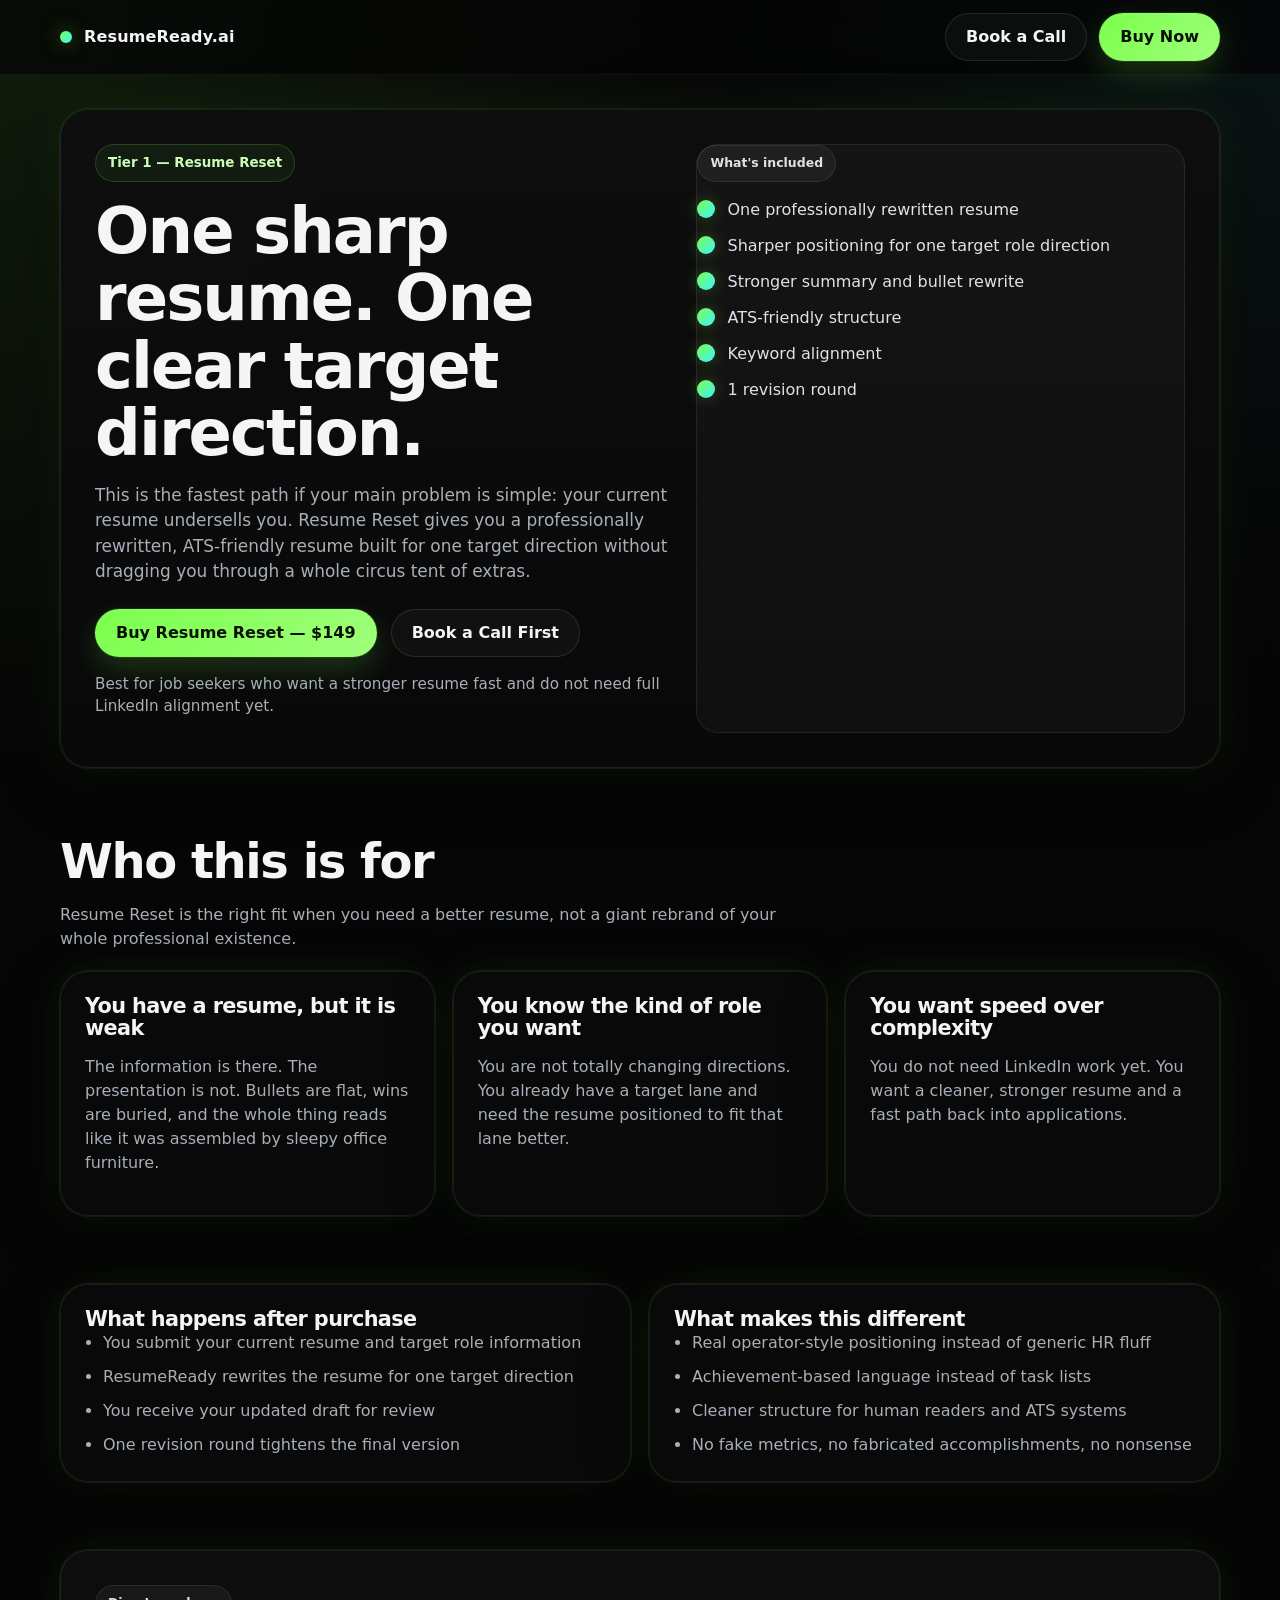
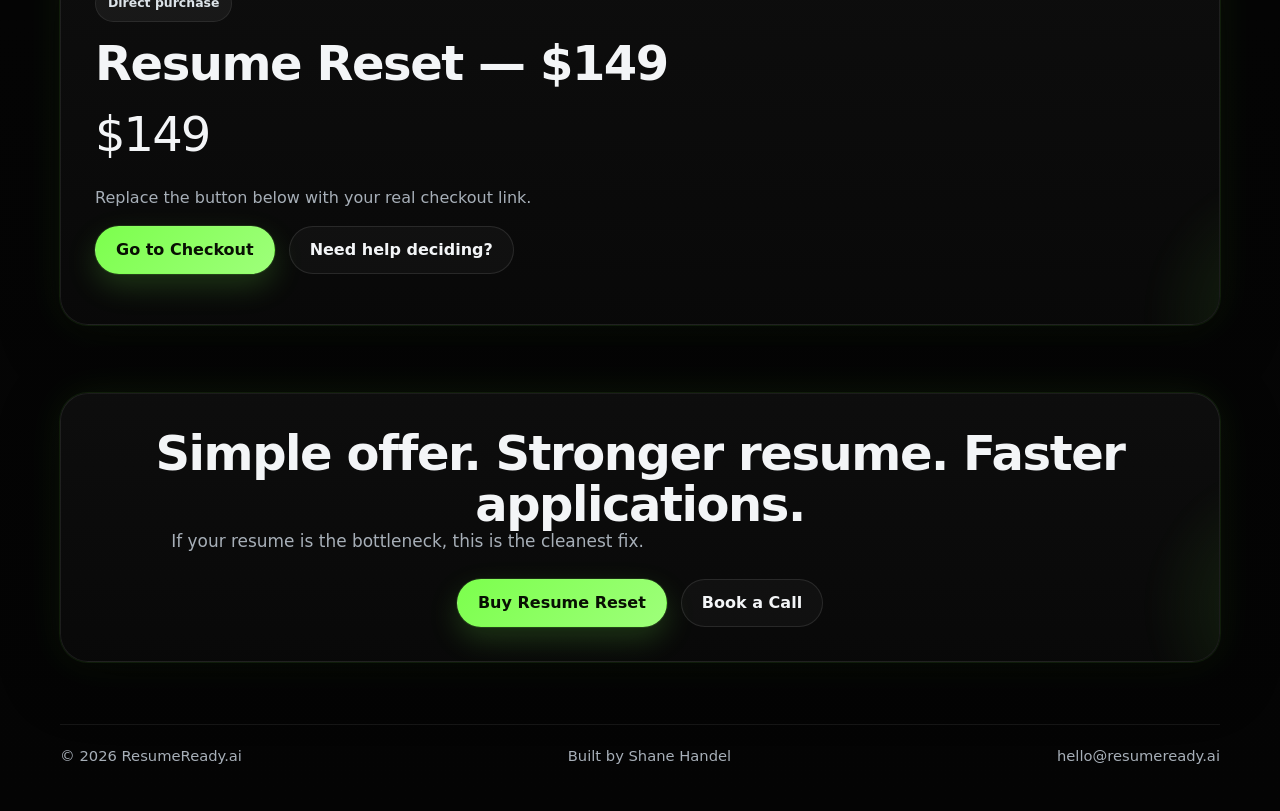
<file: buy/resume-reset.html>
<!DOCTYPE html>
<html lang="en">
<head><meta charset="UTF-8" /><meta name="viewport" content="width=device-width, initial-scale=1.0" /><title>ResumeReady.ai | Resume Reset</title><meta name="description" content="Resume Reset by ResumeReady.ai. A professionally rewritten, ATS-friendly resume for one target direction." /><meta name="theme-color" content="#050505" /><link rel="stylesheet" href="/assets/css/site.css" /></head>
<body>
  <header class="site-header"><div class="container nav"><a href="/index.html" class="brand"><span class="brand-badge"></span><span>ResumeReady.ai</span></a><div class="nav-actions"><a class="btn btn-secondary" href="/book.html">Book a Call</a><a class="btn btn-primary" href="#checkout">Buy Now</a></div></div></header>
  <main>
    <section class="hero"><div class="container"><div class="hero-card lg"><div><div class="eyebrow">Tier 1 — Resume Reset</div><h1>One sharp resume. One clear target direction.</h1><p class="lead">This is the fastest path if your main problem is simple: your current resume undersells you. Resume Reset gives you a professionally rewritten, ATS-friendly resume built for one target direction without dragging you through a whole circus tent of extras.</p><div class="hero-actions"><a class="btn btn-primary" href="#checkout">Buy Resume Reset — $149</a><a class="btn btn-secondary" href="/book.html">Book a Call First</a></div><p class="subtext">Best for job seekers who want a stronger resume fast and do not need full LinkedIn alignment yet.</p></div><aside class="mini-panel"><div class="mini-label">What's included</div><ul class="checklist"><li><span class="check"></span><span>One professionally rewritten resume</span></li><li><span class="check"></span><span>Sharper positioning for one target role direction</span></li><li><span class="check"></span><span>Stronger summary and bullet rewrite</span></li><li><span class="check"></span><span>ATS-friendly structure</span></li><li><span class="check"></span><span>Keyword alignment</span></li><li><span class="check"></span><span>1 revision round</span></li></ul></aside></div></div></section>
    <section class="section"><div class="container"><div class="section-head"><h2>Who this is for</h2><p>Resume Reset is the right fit when you need a better resume, not a giant rebrand of your whole professional existence.</p></div><div class="grid-3"><article class="card"><h3>You have a resume, but it is weak</h3><p>The information is there. The presentation is not. Bullets are flat, wins are buried, and the whole thing reads like it was assembled by sleepy office furniture.</p></article><article class="card"><h3>You know the kind of role you want</h3><p>You are not totally changing directions. You already have a target lane and need the resume positioned to fit that lane better.</p></article><article class="card"><h3>You want speed over complexity</h3><p>You do not need LinkedIn work yet. You want a cleaner, stronger resume and a fast path back into applications.</p></article></div></div></section>
    <section class="section"><div class="container grid-2"><article class="card"><h3>What happens after purchase</h3><ul><li>You submit your current resume and target role information</li><li>ResumeReady rewrites the resume for one target direction</li><li>You receive your updated draft for review</li><li>One revision round tightens the final version</li></ul></article><article class="card"><h3>What makes this different</h3><ul><li>Real operator-style positioning instead of generic HR fluff</li><li>Achievement-based language instead of task lists</li><li>Cleaner structure for human readers and ATS systems</li><li>No fake metrics, no fabricated accomplishments, no nonsense</li></ul></article></div></section>
    <section class="section" id="checkout"><div class="container"><div class="pricing-card lg"><span class="pill">Direct purchase</span><h2>Resume Reset — $149</h2><div class="price">$149</div><p>Replace the button below with your real checkout link.</p><div class="hero-actions"><a class="btn btn-primary" href="YOUR_RESUME_RESET_CHECKOUT_URL">Go to Checkout</a><a class="btn btn-secondary" href="/book.html">Need help deciding?</a></div></div></div></section>
    <section class="section"><div class="container"><div class="footer-card lg"><h2>Simple offer. Stronger resume. Faster applications.</h2><p class="lead">If your resume is the bottleneck, this is the cleanest fix.</p><div class="hero-actions" style="justify-content:center; margin-bottom:0;"><a class="btn btn-primary" href="YOUR_RESUME_RESET_CHECKOUT_URL">Buy Resume Reset</a><a class="btn btn-secondary" href="/book.html">Book a Call</a></div></div></div></section>
  </main>
  <footer class="site-footer"><div class="container footer-row"><div>&copy; <span id="year"></span> ResumeReady.ai</div><div>Built by Shane Handel</div><div><a href="mailto:hello@resumeready.ai">hello@resumeready.ai</a></div></div></footer>
  <script>document.getElementById('year').textContent = new Date().getFullYear();</script>
</body>
</html>
</file>
<file: assets/css/site.css>
:root {
  --bg: #050505;
  --bg-soft: #0c0c0c;
  --panel: rgba(10, 10, 10, 0.9);
  --panel-strong: rgba(14, 14, 14, 0.96);
  --line: rgba(255, 255, 255, 0.08);
  --line-strong: rgba(255, 255, 255, 0.14);
  --text: #f3f5f7;
  --muted: #a7afb8;
  --accent: #7cff4d;
  --accent-2: #3df2ff;
  --radius-xl: 28px;
  --radius-lg: 22px;
  --radius-md: 14px;
  --shadow: 0 0 0 1px rgba(124, 255, 77, 0.08), 0 18px 60px rgba(0, 0, 0, 0.45), 0 0 40px rgba(124, 255, 77, 0.08);
  --max: 1160px;
}
* { box-sizing: border-box; }
html { scroll-behavior: smooth; }
body { margin: 0; font-family: Inter, ui-sans-serif, system-ui, -apple-system, BlinkMacSystemFont, "Segoe UI", sans-serif; color: var(--text); background: radial-gradient(circle at top left, rgba(124, 255, 77, 0.09), transparent 28%), radial-gradient(circle at top right, rgba(61, 242, 255, 0.06), transparent 22%), linear-gradient(180deg, #070707 0%, #040404 100%); line-height: 1.5; -webkit-font-smoothing: antialiased; text-rendering: optimizeLegibility; }
body::before { content: ""; position: fixed; inset: 0; pointer-events: none; opacity: 0.16; background-image: linear-gradient(rgba(255, 255, 255, 0.03) 1px, transparent 1px), linear-gradient(90deg, rgba(255, 255, 255, 0.03) 1px, transparent 1px); background-size: 42px 42px; mask-image: radial-gradient(circle at center, black, transparent 85%); }
img { max-width: 100%; display: block; }
a { color: inherit; text-decoration: none; }
.container { width: min(var(--max), calc(100% - 40px)); margin: 0 auto; }
.site-header { position: sticky; top: 0; z-index: 50; backdrop-filter: blur(14px); background: rgba(5, 5, 5, 0.72); border-bottom: 1px solid rgba(255, 255, 255, 0.05); }
.nav { min-height: 74px; display: flex; align-items: center; justify-content: space-between; gap: 18px; }
.brand { display: inline-flex; align-items: center; gap: 12px; font-weight: 700; letter-spacing: 0.01em; }
.brand-badge { width: 12px; height: 12px; border-radius: 999px; background: linear-gradient(135deg, var(--accent), var(--accent-2)); box-shadow: 0 0 20px rgba(124, 255, 77, 0.45); }
.nav-links, .nav-actions, .nav-cta { display: inline-flex; align-items: center; gap: 12px; flex-wrap: wrap; }
.nav-links { gap: 22px; color: var(--muted); font-size: 0.96rem; }
.nav-links a:hover { color: var(--text); }
.btn { display: inline-flex; align-items: center; justify-content: center; min-height: 48px; padding: 0 20px; border-radius: 999px; border: 1px solid transparent; font-weight: 600; cursor: pointer; transition: transform 0.18s ease, border-color 0.18s ease, background 0.18s ease, box-shadow 0.18s ease; white-space: nowrap; }
.btn:hover { transform: translateY(-1px); }
.btn-primary { color: #081003; background: linear-gradient(135deg, var(--accent) 0%, #9eff7a 100%); box-shadow: 0 0 0 1px rgba(124, 255, 77, 0.12), 0 12px 30px rgba(124, 255, 77, 0.18); }
.btn-primary:hover { box-shadow: 0 0 0 1px rgba(124, 255, 77, 0.18), 0 18px 38px rgba(124, 255, 77, 0.24); }
.btn-secondary { color: var(--text); background: rgba(255, 255, 255, 0.03); border-color: rgba(255, 255, 255, 0.1); }
.btn-secondary:hover { border-color: rgba(255, 255, 255, 0.18); background: rgba(255, 255, 255, 0.05); }
.hero, .section { padding: 34px 0; }
.hero-card, .hero-copy, .hero-panel, .capture, .prompt-card, .booking-shell, .card, .feature-card, .pricing-card, .faq-item, .founder-card, .final-card, .footer-card, .callout, .form-shell, .embed-card { position: relative; overflow: hidden; background: var(--panel); border: 1px solid var(--line); border-radius: var(--radius-xl); box-shadow: var(--shadow); }
.hero-card, .prompt-card, .booking-shell, .pricing-card, .footer-card, .final-card, .founder-card, .capture { background: linear-gradient(180deg, rgba(14, 14, 14, 0.95), rgba(9, 9, 9, 0.94)); }
.hero-card::after, .prompt-card::after, .booking-shell::after, .pricing-card::after, .footer-card::after, .final-card::after, .capture::after, .hero-copy::after { content: ""; position: absolute; inset: auto -20% -40% auto; width: 320px; height: 320px; background: radial-gradient(circle, rgba(124, 255, 77, 0.12), transparent 65%); pointer-events: none; filter: blur(6px); }
.hero-card, .capture-grid, .booking-shell, .hero-wrap, .founder-grid { display: grid; grid-template-columns: 1.08fr 0.92fr; gap: 28px; }
.hero-card, .hero-copy, .capture, .prompt-card, .booking-shell, .founder-card, .final-card, .footer-card, .card, .feature-card, .pricing-card, .faq-item, .callout, .form-shell, .embed-card { padding: 24px; }
.hero-card.lg, .hero-copy.lg, .capture.lg, .prompt-card.lg, .booking-shell.lg, .founder-card.lg, .final-card.lg, .footer-card.lg, .pricing-card.lg { padding: 34px; }
.eyebrow, .micro-label, .mini-label, .pill, .tag { display: inline-flex; align-self: flex-start; padding: 8px 12px; border-radius: 999px; font-size: 0.78rem; font-weight: 600; border: 1px solid rgba(255, 255, 255, 0.08); background: rgba(255, 255, 255, 0.05); color: #dce3e8; margin-bottom: 16px; }
.eyebrow { border-color: rgba(124, 255, 77, 0.18); background: rgba(124, 255, 77, 0.06); color: #cbffb8; font-size: 0.84rem; }
.pill.popular, .tag.popular { background: rgba(124, 255, 77, 0.1); border-color: rgba(124, 255, 77, 0.2); color: #d9ffc9; }
h1, h2, h3, h4 { margin: 0; line-height: 1.05; letter-spacing: -0.03em; }
h1 { font-size: clamp(2.5rem, 5vw, 4.7rem); max-width: 10ch; margin-bottom: 16px; }
h2 { font-size: clamp(2rem, 4vw, 3rem); }
h3 { font-size: 1.3rem; }
p, li, .section-head p, .lead, .subtext, .price-sub, .form-note, .compliance { color: var(--muted); }
.lead { margin: 0 0 24px; font-size: 1.06rem; max-width: 58ch; }
.subtext { font-size: 0.95rem; max-width: 60ch; }
.section-head { max-width: 760px; margin-bottom: 20px; }
.section-head h2 { margin-bottom: 10px; }
.hero-actions, .toolbar-actions { display: flex; flex-wrap: wrap; gap: 14px; }
.hero-actions { margin-bottom: 16px; }
.mini-panel, .form-shell, .embed-card, .stat-box, .bullet-item, .mini-card { border-radius: var(--radius-lg); background: rgba(255, 255, 255, 0.03); border: 1px solid rgba(255, 255, 255, 0.08); }
.checklist { list-style: none; padding: 0; margin: 0; display: grid; gap: 12px; }
.checklist li { display: flex; gap: 12px; align-items: flex-start; color: #dde3e8; }
.check { width: 18px; height: 18px; border-radius: 999px; flex: 0 0 18px; margin-top: 2px; background: linear-gradient(135deg, var(--accent), var(--accent-2)); box-shadow: 0 0 16px rgba(124, 255, 77, 0.28); }
.grid-2, .grid-3, .features, .pricing-grid, .bullet-grid, .founder-stats { display: grid; gap: 18px; }
.grid-2, .bullet-grid, .founder-stats { grid-template-columns: repeat(2, minmax(0, 1fr)); }
.grid-3, .features, .pricing-grid { grid-template-columns: repeat(3, minmax(0, 1fr)); }
.card, .feature-card, .pricing-card, .faq-item, .callout { min-height: 100%; }
.card ul, .callout ul { margin: 0; padding-left: 18px; display: grid; gap: 10px; }
.price { font-size: 3rem; letter-spacing: -0.04em; margin: 10px 0; }
.inline-link { color: #d8ffc7; text-decoration: underline; text-underline-offset: 3px; }
form { display: grid; gap: 14px; }
label { display: grid; gap: 8px; font-size: 0.92rem; color: #dce2e7; }
input, textarea { width: 100%; border-radius: 14px; border: 1px solid rgba(255, 255, 255, 0.12); background: rgba(255, 255, 255, 0.03); color: var(--text); outline: none; transition: border-color 0.18s ease, box-shadow 0.18s ease, background 0.18s ease; }
input { min-height: 52px; padding: 0 16px; }
textarea { padding: 20px; resize: vertical; }
input:focus, textarea:focus { border-color: rgba(124, 255, 77, 0.45); box-shadow: 0 0 0 4px rgba(124, 255, 77, 0.08); background: rgba(255, 255, 255, 0.05); }
.prompt-box, .code-block { border-radius: 20px; border: 1px solid rgba(255, 255, 255, 0.08); background: rgba(255, 255, 255, 0.03); }
.prompt-box { min-height: 640px; font: 500 0.95rem/1.6 ui-monospace, SFMono-Regular, Menlo, Consolas, monospace; white-space: pre-wrap; }
.calendar-placeholder { min-height: 640px; border-radius: 20px; border: 1px dashed rgba(124, 255, 77, 0.24); background: linear-gradient(180deg, rgba(255, 255, 255, 0.03), rgba(255, 255, 255, 0.02)), radial-gradient(circle at top right, rgba(124, 255, 77, 0.06), transparent 28%); display: grid; place-items: center; padding: 28px; text-align: center; }
.footer-card, .final-card { text-align: center; }
.site-footer { padding: 28px 0 44px; color: var(--muted); }
.footer-row { display: flex; align-items: center; justify-content: space-between; gap: 14px; padding-top: 20px; border-top: 1px solid rgba(255, 255, 255, 0.07); font-size: 0.92rem; }
.status { position: fixed; right: 18px; bottom: 18px; padding: 12px 14px; border-radius: 14px; background: rgba(14, 14, 14, 0.92); border: 1px solid rgba(124, 255, 77, 0.18); color: #d8ffc7; box-shadow: var(--shadow); opacity: 0; transform: translateY(8px); transition: opacity 0.2s ease, transform 0.2s ease; pointer-events: none; font-size: 0.92rem; }
.status.show { opacity: 1; transform: translateY(0); }
@media (max-width: 1080px) { .hero-card, .hero-wrap, .capture-grid, .booking-shell, .founder-grid, .grid-2, .grid-3, .features, .pricing-grid, .bullet-grid, .founder-stats { grid-template-columns: 1fr; } }
@media (max-width: 780px) { .container { width: min(var(--max), calc(100% - 24px)); } .nav, .nav-links, .nav-actions, .nav-cta, .hero-actions, .toolbar-actions, .footer-row { flex-direction: column; align-items: stretch; } .nav-links { display: none; } .hero-card, .hero-copy, .capture, .prompt-card, .booking-shell, .founder-card, .final-card, .footer-card, .card, .feature-card, .pricing-card, .faq-item, .callout, .form-shell, .embed-card { padding: 24px; border-radius: 24px; } .calendar-placeholder { min-height: 520px; } .prompt-box { min-height: 720px; } }
</file>
